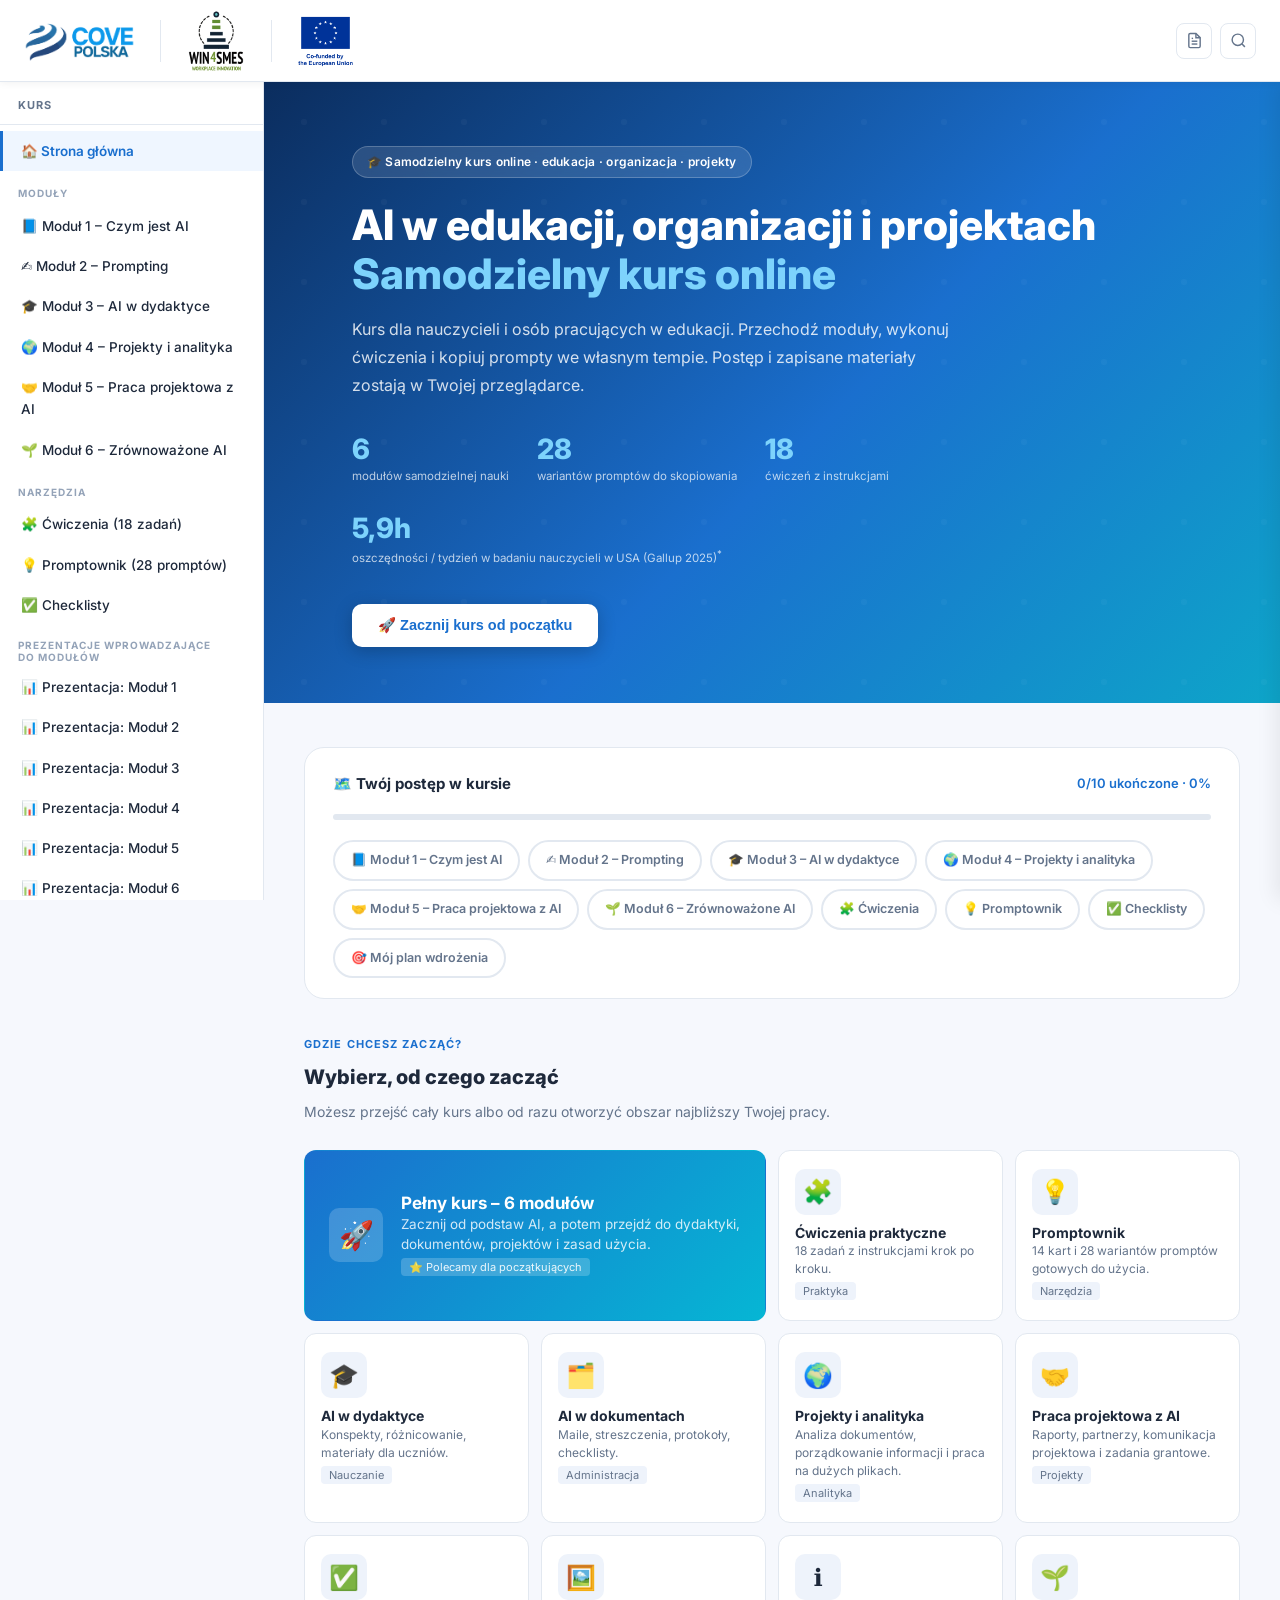
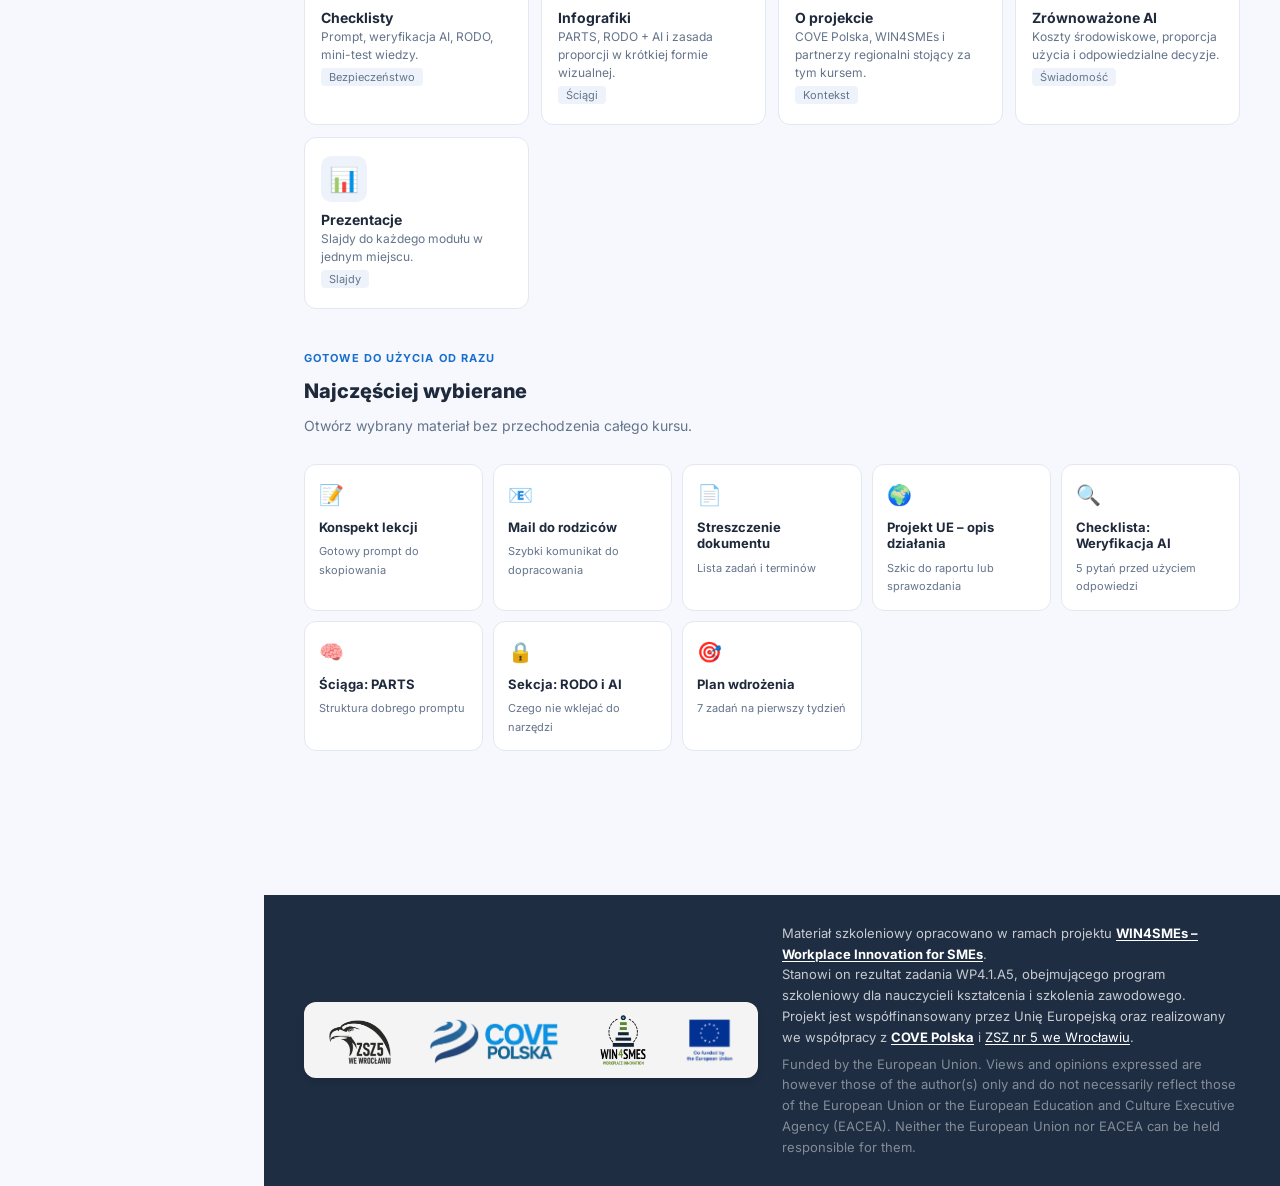
<file: index.html>
<!DOCTYPE html>
<html lang="pl">
<head>
    <meta charset="UTF-8">
    <meta name="viewport" content="width=device-width, initial-scale=1.0">
    <title>Przekierowanie - Platforma Szkoleniowa AI</title>
    <meta http-equiv="refresh" content="0; url=platforma/index.html">
    <script>
        window.location.href = "platforma/index.html";
    </script>
    <style>
        body {
            font-family: system-ui, -apple-system, BlinkMacSystemFont, "Segoe UI", Roboto, "Helvetica Neue", Arial, sans-serif;
            display: flex;
            justify-content: center;
            align-items: center;
            height: 100vh;
            margin: 0;
            background-color: #f3f4f6;
            color: #374151;
            text-align: center;
        }
        .container {
            background-color: white;
            padding: 2rem;
            border-radius: 8px;
            box-shadow: 0 4px 6px rgba(0, 0, 0, 0.1);
        }
        a {
            color: #2563eb;
            text-decoration: none;
            font-weight: bold;
        }
        a:hover {
            text-decoration: underline;
        }
    </style>
</head>
<body>
    <div class="container">
        <h2>Przekierowanie...</h2>
        <p>Jeśli strona nie załadowała się automatycznie, kliknij w poniższy link:</p>
        <p><a href="platforma/index.html">Przejdź do Platformy Szkoleniowej AI</a></p>
    </div>
</body>
</html>
</file>
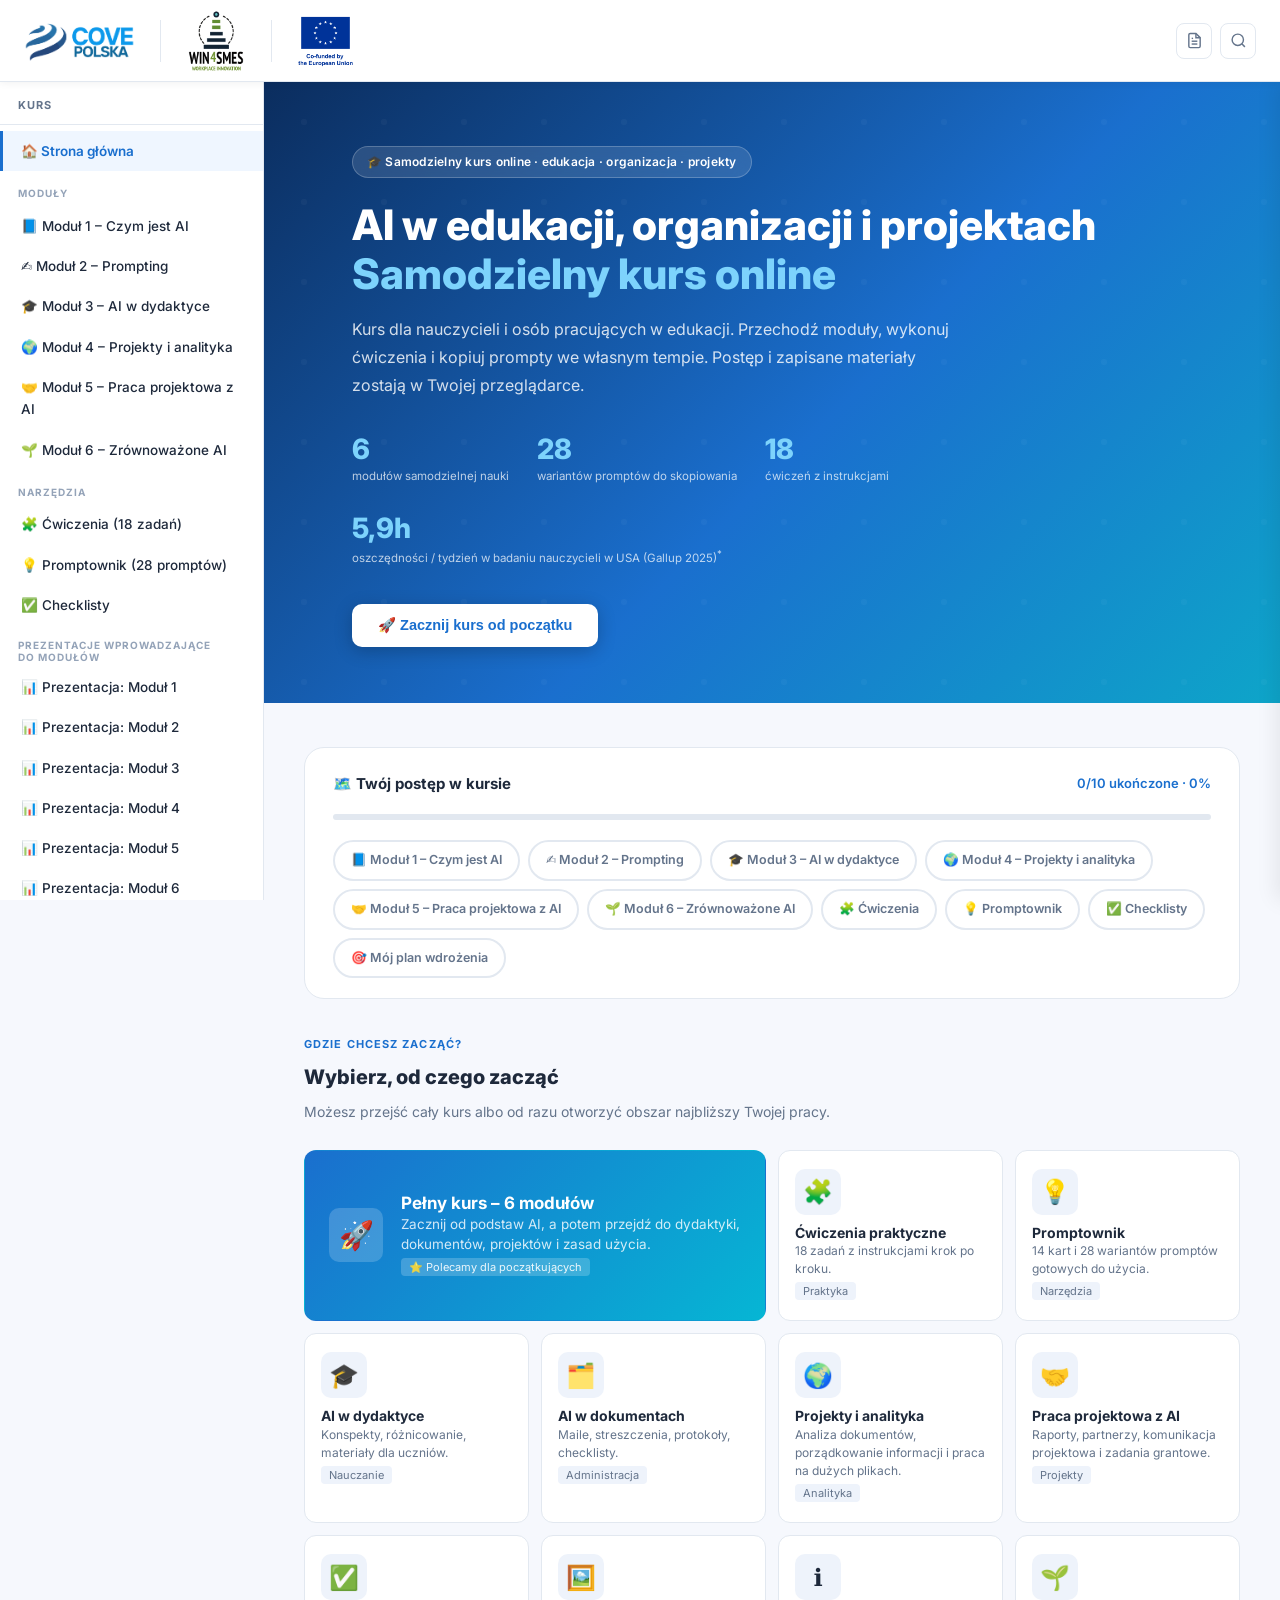
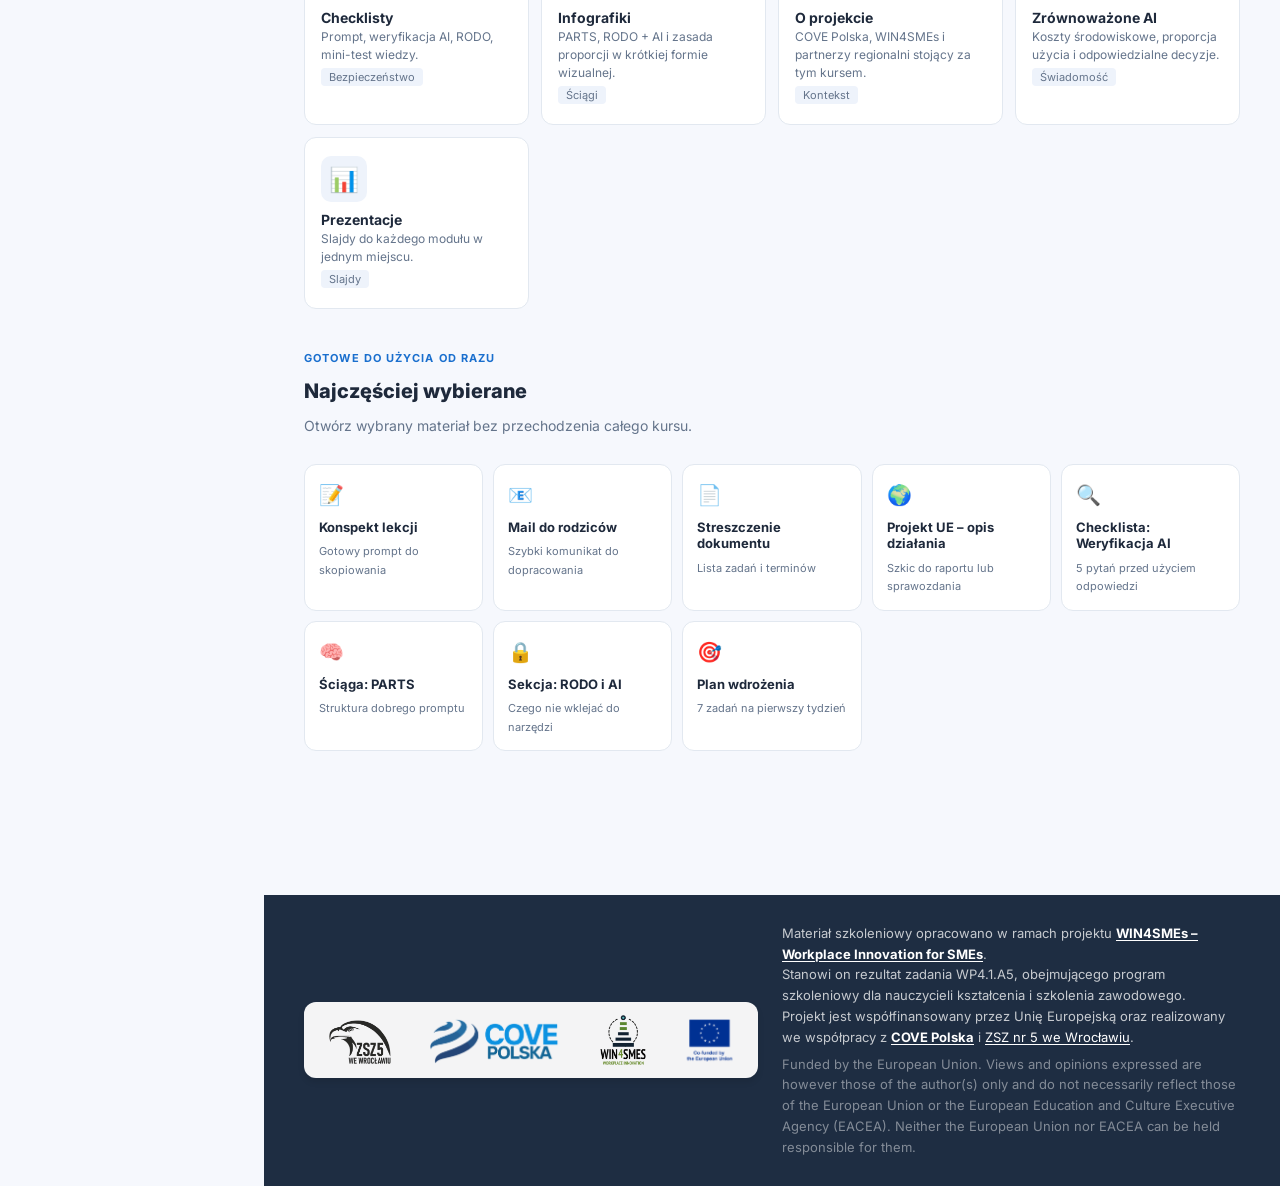
<file: platforma/index.html>
<!DOCTYPE html>
<html lang="pl">
<head>
<meta charset="UTF-8">
<meta name="viewport" content="width=device-width, initial-scale=1.0">
<title>AI w edukacji, organizacji i projektach – samodzielny kurs online | COVE / WIN4SMEs / ZSZ5</title>
<meta name="description" content="Samodzielny kurs online o praktycznym wykorzystaniu AI w dydaktyce, organizacji pracy, dokumentach i działaniach projektowych. Dla nauczycieli i innych osób pracujących w edukacji.">
<link rel="preconnect" href="https://fonts.googleapis.com">
<link rel="preconnect" href="https://fonts.gstatic.com" crossorigin>
<link href="https://fonts.googleapis.com/css2?family=Inter:wght@300;400;500;600;700;800&family=JetBrains+Mono:wght@400;500&display=swap" rel="stylesheet">
<link rel="stylesheet" href="style.css">
</head>
<body>

<!-- ════════════════ TOPBAR ════════════════ -->
<header class="topbar" role="banner">
  <div class="topbar-inner">
    <a href="#" onclick="showPage('home');return false;" class="topbar-logos" aria-label="Wróć do strony głównej">
      <img src="assets/cove-polska-logo.png" alt="COVE Polska" class="logo-cove" title="COVE Polska">
      <div class="logo-divider"></div>
      <img src="assets/Logo-2025.png" alt="WIN4SMEs" class="logo-win" title="WIN4SMEs – Workplace Innovation for SMEs">
      <div class="logo-divider"></div>
      <img src="assets/EN_co_fundedvertical_RGB_Monochrome.png" alt="Co-funded by the European Union" class="logo-eu" title="Co-funded by the European Union">
    </a>
    <div class="topbar-right">
      <button class="topbar-continue-btn" id="btnContinue" onclick="continueLearning()" aria-label="Kontynuuj naukę">
        ▶ Kontynuuj
      </button>
      <button class="topbar-icon-btn" onclick="toggleNotes()" id="notesToggleBtn" aria-label="Notatki i zapisane prompty" title="Notatki i zapisane prompty">
        <svg width="17" height="17" viewBox="0 0 24 24" fill="none" stroke="currentColor" stroke-width="2"><path d="M14 2H6a2 2 0 0 0-2 2v16a2 2 0 0 0 2 2h12a2 2 0 0 0 2-2V8z"/><polyline points="14 2 14 8 20 8"/><line x1="16" y1="13" x2="8" y2="13"/><line x1="16" y1="17" x2="8" y2="17"/><polyline points="10 9 9 9 8 9"/></svg>
      </button>
      <button class="topbar-icon-btn" onclick="toggleSearch()" aria-label="Szukaj" title="Szukaj w kursie">
        <svg width="17" height="17" viewBox="0 0 24 24" fill="none" stroke="currentColor" stroke-width="2"><circle cx="11" cy="11" r="8"/><path d="m21 21-4.35-4.35"/></svg>
      </button>
      <button class="topbar-icon-btn topbar-menu-btn" onclick="toggleMobileMenu()" aria-label="Menu nawigacji">
        <svg width="18" height="18" viewBox="0 0 24 24" fill="none" stroke="currentColor" stroke-width="2"><line x1="3" y1="6" x2="21" y2="6"/><line x1="3" y1="12" x2="21" y2="12"/><line x1="3" y1="18" x2="21" y2="18"/></svg>
      </button>
    </div>
  </div>
</header>

<!-- ════════════════ SEARCH OVERLAY ════════════════ -->
<div class="search-overlay" id="searchOverlay" onclick="closeSearch(event)" role="dialog" aria-label="Wyszukiwarka">
  <div class="search-box">
    <input type="text" id="searchInput" placeholder="Szukaj: PARTS, RODO, konspekt, mail, projekt UE…" oninput="runSearch(this.value)" autocomplete="off" aria-label="Wyszukaj w kursie">
    <div class="search-results" id="searchResults" role="listbox"></div>
  </div>
</div>

<!-- ════════════════ NOTES PANEL ════════════════ -->
<aside class="notes-panel" id="notesPanel" aria-label="Notatki i zapisane prompty">
  <div class="notes-panel-header">
    <h3>📓 Moje materiały</h3>
    <button class="notes-panel-close" onclick="toggleNotes()" aria-label="Zamknij panel">✕</button>
  </div>
  <div class="notes-tabs">
    <button class="notes-tab active" id="tabNotes" onclick="switchNotesTab('notes')">📝 Notatki</button>
    <button class="notes-tab" id="tabPrompts" onclick="switchNotesTab('prompts')">💡 Zapisane prompty</button>
  </div>
  <div class="notes-body" id="notesBody">
    <!-- rendered by JS -->
  </div>
</aside>

<!-- ════════════════ SIDEBAR NAV ════════════════ -->
<nav class="sidebar" id="sidebar" aria-label="Nawigacja kursu">
  <div class="sidebar-header">
    <span class="sidebar-title">Kurs</span>
    <button onclick="toggleMobileMenu()" class="sidebar-close" aria-label="Zamknij menu">✕</button>
  </div>
  <ul class="nav-list" role="list">
    <li role="listitem"><a href="#" onclick="showPage('home')" class="nav-link" data-page="home">🏠 Strona główna</a></li>
    <li class="nav-group-label">MODUŁY</li>
    <li role="listitem"><a href="#" onclick="showPage('module1')" class="nav-link" data-page="module1">📘 Moduł 1 – Czym jest AI</a></li>
    <li role="listitem"><a href="#" onclick="showPage('module2')" class="nav-link" data-page="module2">✍️ Moduł 2 – Prompting</a></li>
    <li role="listitem"><a href="#" onclick="showPage('module3')" class="nav-link" data-page="module3">🎓 Moduł 3 – AI w dydaktyce</a></li>
    <li role="listitem"><a href="#" onclick="showPage('module4')" class="nav-link" data-page="module4">🌍 Moduł 4 – Projekty i analityka</a></li>
    <li role="listitem"><a href="#" onclick="showPage('module5')" class="nav-link" data-page="module5">🤝 Moduł 5 – Praca projektowa z AI</a></li>
    <li role="listitem"><a href="#" onclick="showPage('module6')" class="nav-link" data-page="module6">🌱 Moduł 6 – Zrównoważone AI</a></li>
    <li class="nav-group-label">NARZĘDZIA</li>
    <li role="listitem"><a href="#" onclick="showPage('exercises')" class="nav-link" data-page="exercises">🧩 Ćwiczenia (18 zadań)</a></li>
    <li role="listitem"><a href="#" onclick="showPage('prompts')" class="nav-link" data-page="prompts">💡 Promptownik (28 promptów)</a></li>
    <li role="listitem"><a href="#" onclick="showPage('checklists')" class="nav-link" data-page="checklists">✅ Checklisty</a></li>
    <li class="nav-group-label" style="font-size:10px; line-height:1.2;">PREZENTACJE WPROWADZAJĄCE<br>DO MODUŁÓW</li>
    <li role="listitem"><a href="#" onclick="showPage('slides', 'm1')" class="nav-link" data-page="slides_m1">📊 Prezentacja: Moduł 1</a></li>
    <li role="listitem"><a href="#" onclick="showPage('slides', 'm2')" class="nav-link" data-page="slides_m2">📊 Prezentacja: Moduł 2</a></li>
    <li role="listitem"><a href="#" onclick="showPage('slides', 'm3')" class="nav-link" data-page="slides_m3">📊 Prezentacja: Moduł 3</a></li>
    <li role="listitem"><a href="#" onclick="showPage('slides', 'm4')" class="nav-link" data-page="slides_m4">📊 Prezentacja: Moduł 4</a></li>
    <li role="listitem"><a href="#" onclick="showPage('slides', 'm5')" class="nav-link" data-page="slides_m5">📊 Prezentacja: Moduł 5</a></li>
    <li role="listitem"><a href="#" onclick="showPage('slides', 'm6')" class="nav-link" data-page="slides_m6">📊 Prezentacja: Moduł 6</a></li>
    <li class="nav-group-label">MATERIAŁY</li>
    <li role="listitem"><a href="#" onclick="showPage('infographics')" class="nav-link" data-page="infographics">🖼️ Infografiki</a></li>
    <li role="listitem"><a href="#" onclick="showPage('myplan')" class="nav-link" data-page="myplan">🎯 Mój plan wdrożenia</a></li>
    <li role="listitem"><a href="#" onclick="showPage('projectinfo')" class="nav-link" data-page="projectinfo">ℹ️ O projekcie</a></li>
    <li role="listitem"><a href="#" onclick="showPage('bibliography')" class="nav-link" data-page="bibliography">📚 Źródła i literatura</a></li>
  </ul>
  <div class="sidebar-progress">
    <div class="progress-label">
      <span>Postęp kursu</span>
      <span id="sidebarProgressPct" style="font-weight:700;color:var(--clr-primary)">0%</span>
    </div>
    <div class="progress-bar-wrap"><div class="progress-bar-fill" id="sidebarProgress"></div></div>
    <div class="progress-text" id="sidebarProgressText">0 / 10 elementów ukończonych</div>
  </div>
</nav>

<!-- ════════════════ MAIN ════════════════ -->
<div class="layout-wrap">
  <main class="main-content" id="mainContent" role="main">
    <!-- renderowane przez JS -->
  </main>
</div>

<!-- ════════════════ FOOTER ════════════════ -->
<footer class="site-footer" role="contentinfo">
  <div class="footer-inner">
    <div class="footer-logo-group">
      <a href="https://zsz5.edupage.org" target="_blank" class="footer-logo-box">
        <img src="assets/orzel-bez-tla.png" alt="ZSZ nr 5 Wrocław" class="footer-logo-zsz">
      </a>
      <a href="https://covepolska.pl" target="_blank" class="footer-logo-box">
        <img src="assets/cove-polska-logo.png" alt="COVE Polska" class="footer-logo-cove">
      </a>
      <a href="https://win4smes.eu" target="_blank" class="footer-logo-box">
        <img src="assets/Logo-2025.png" alt="WIN4SMEs EU" class="footer-logo-win">
      </a>
      <a href="https://ec.europa.eu/info/funding-tenders/opportunities/portal/screen/home" target="_blank" rel="noopener noreferrer" class="footer-logo-box footer-logo-box-eu">
        <img src="assets/EN_co_fundedvertical_RGB_Monochrome.png" alt="Co-funded by the European Union" class="footer-logo-eu">
      </a>
    </div>
    <div class="footer-text">
      <p>Materiał szkoleniowy opracowano w ramach projektu <a href="https://win4smes.eu" target="_blank"><strong>WIN4SMEs – Workplace Innovation for SMEs</strong></a>.<br>
      Stanowi on rezultat zadania WP4.1.A5, obejmującego program szkoleniowy dla nauczycieli kształcenia i szkolenia zawodowego.<br>
      Projekt jest współfinansowany przez Unię Europejską oraz realizowany we współpracy z <a href="https://covepolska.pl" target="_blank"><strong>COVE Polska</strong></a> i <a href="https://zsz5.edupage.org" target="_blank">ZSZ nr 5 we Wrocławiu</a>.</p>
      <p class="footer-small">Funded by the European Union. Views and opinions expressed are however those of the author(s) only and do not necessarily reflect those of the European Union or the European Education and Culture Executive Agency (EACEA). Neither the European Union nor EACEA can be held responsible for them.</p>
    </div>
  </div>
</footer>

<script src="js/data/search-index.js"></script>
<script src="js/data/slides-data.js"></script>
<script src="app.js"></script>
<script src="js/content/home.js"></script>
<script src="js/content/modules.js"></script>
</body>
</html>
</file>
<file: platforma/style.css>
/* ═══════════════════════════════════════════════════════════
   AI W SZKOLE – PLATFORMA SELF-LEARNING
   style.css v2 – kurs dla uczestnika
   ═══════════════════════════════════════════════════════════ */

/* ─── RESET & TOKENS ─── */
*, *::before, *::after { box-sizing: border-box; margin: 0; padding: 0; }

:root {
  --clr-primary:    #1a6fce;
  --clr-primary-dk: #0f4d9a;
  --clr-accent:     #06b6d4;
  --clr-accent2:    #f59e0b;
  --clr-success:    #10b981;
  --clr-warn:       #ef4444;
  --clr-bg:         #f6f8fd;
  --clr-bg2:        #eef3fb;
  --clr-surface:    #ffffff;
  --clr-text:       #1e293b;
  --clr-text-muted: #64748b;
  --clr-border:     #e2e8f0;
  --radius-sm: 6px;
  --radius-md: 12px;
  --radius-lg: 20px;
  --shadow-sm:  0 1px 4px rgba(0,0,0,.06);
  --shadow-md:  0 4px 16px rgba(0,0,0,.09);
  --shadow-lg:  0 8px 32px rgba(0,0,0,.14);
  --topbar-h: 64px;
  --sidebar-w: 264px;
  --font: 'Inter', system-ui, sans-serif;
  --font-mono: 'JetBrains Mono', monospace;
}

@media (min-width: 601px) {
  :root {
    --topbar-h: 82px;
  }
}

html { scroll-behavior: smooth; }
body {
  font-family: var(--font);
  background: var(--clr-bg);
  color: var(--clr-text);
  line-height: 1.65;
  font-size: 15px;
  -webkit-font-smoothing: antialiased;
}

/* ═══════════════════ TOPBAR ═══════════════════ */
.topbar {
  position: fixed; top: 0; left: 0; right: 0; z-index: 200;
  background: white;
  border-bottom: 1px solid var(--clr-border);
  height: var(--topbar-h);
  box-shadow: 0 1px 8px rgba(0,0,0,.06);
  transition: transform 0.3s ease, background 0.3s ease;
}
.topbar.hidden {
  transform: translateY(-100%);
}
.topbar-inner {
  max-width: 1440px; margin: 0 auto;
  height: 100%;
  display: flex; align-items: center; justify-content: space-between;
  padding: 0 20px;
}
.topbar-logos {
  display: flex; align-items: center; gap: 20px;
  text-decoration: none;
  color: inherit;
  cursor: pointer;
}
@media (min-width: 601px) {
  .topbar-inner { padding: 0 24px; }
  .topbar-logos { gap: 24px; }
}
@media (max-width: 600px) {
  .topbar-logos { gap: 8px; min-width: 0; }
  .logo-zsz5, .logo-divider { display: none; }
  .topbar-inner { padding: 0 12px; }
  .logo-cove { height: 24px; }
  .logo-win { height: 31px; }
  .logo-eu { height: 31px; }
}
.topbar-logos img {
  mix-blend-mode: multiply; /* Wtapia grafiki płynnie w biały topbar redukując krawędzie */
  flex-shrink: 0;
}

/* Logo fixes – natywne kolory, bez filtrów degradujących */
.logo-zsz5 {
  height: 36px; width: auto;
}
.logo-cove {
  height: 36px; width: auto;
  /* COVE Polska – logo z kolorowym tekstem → bez filtru */
}
.logo-win {
  height: 46px; width: auto;
  /* WIN4SMEs EU – kolorowe logo → bez filtru */
}
.logo-eu {
  height: 46px; width: auto;
}
.logo-divider {
  width: 1px; height: 34px;
  background: var(--clr-border);
}
@media (min-width: 601px) {
  .logo-cove { height: 44px; }
  .logo-win { height: 62px; }
  .logo-eu { height: 62px; }
  .logo-divider { height: 42px; }
}

.topbar-right { display: flex; align-items: center; gap: 8px; }
@media (max-width: 600px) {
  .topbar-right { gap: 4px; }
  .topbar-icon-btn { width: 34px; height: 34px; }
  .topbar-continue-btn { padding: 8px 10px; font-size: 12px; }
}

.topbar-icon-btn {
  background: none; border: 1px solid var(--clr-border);
  border-radius: 8px; width: 36px; height: 36px;
  display: flex; align-items: center; justify-content: center;
  cursor: pointer; color: var(--clr-text-muted);
  transition: all .2s; flex-shrink: 0;
}
.topbar-icon-btn:hover { background: var(--clr-bg2); color: var(--clr-primary); border-color: var(--clr-primary); }
.topbar-icon-btn.active { background: var(--clr-primary); color: white; border-color: var(--clr-primary); }

.topbar-continue-btn {
  background: var(--clr-primary); color: white;
  border: none; border-radius: 8px;
  padding: 8px 16px; font-size: 13px; font-weight: 600;
  cursor: pointer; transition: background .2s; white-space: nowrap;
  display: none; align-items: center; gap: 6px;
}
.topbar-continue-btn:hover { background: var(--clr-primary-dk); }
.topbar-continue-btn.visible { display: flex; }

@media (min-width: 900px) { .topbar-menu-btn { display: none !important; } }

/* ═══════════════════ SEARCH OVERLAY ═══════════════════ */
.search-overlay {
  display: none;
  position: fixed; inset: 0; z-index: 500;
  background: rgba(15,25,50,.6);
  backdrop-filter: blur(4px);
  align-items: flex-start; justify-content: center;
  padding-top: 80px;
}
@media (max-width: 600px) {
  .search-overlay { padding-top: 20px; }
  .search-box { margin: 0 12px; }
}
.search-overlay.open { display: flex; }
.search-box { width: 100%; max-width: 640px; margin: 0 20px; }
.search-box input {
  width: 100%; background: white;
  border: 2px solid var(--clr-primary);
  border-radius: 14px; padding: 16px 22px; font-size: 16px;
  outline: none; font-family: var(--font);
  box-shadow: var(--shadow-lg);
}
.search-results {
  background: white; border-radius: 14px;
  margin-top: 8px; max-height: 420px; overflow-y: auto;
  box-shadow: var(--shadow-lg);
}
.search-result-item {
  padding: 12px 18px; cursor: pointer;
  border-bottom: 1px solid var(--clr-border); transition: background .15s;
}
.search-result-item:last-child { border-bottom: none; }
.search-result-item:hover { background: var(--clr-bg2); }
.sr-title { font-weight: 600; font-size: 14px; color: var(--clr-primary); }
.sr-context { font-size: 12px; color: var(--clr-text-muted); margin-top: 3px; }
.sr-tag { display: inline-block; font-size: 11px; background: var(--clr-bg2);
  border-radius: 4px; padding: 1px 6px; margin-right: 4px; color: var(--clr-text-muted); }
.search-empty { padding: 24px 18px; color: var(--clr-text-muted); font-size: 14px; }

/* ═══════════════════ SIDEBAR ═══════════════════ */
.sidebar {
  position: fixed; top: var(--topbar-h); left: 0;
  width: var(--sidebar-w); height: calc(100vh - var(--topbar-h));
  background: white; border-right: 1px solid var(--clr-border);
  overflow-y: auto; z-index: 150;
  display: flex; flex-direction: column;
  transition: transform .3s ease;
}
@media (max-width: 899px) {
  .sidebar { transform: translateX(-100%); }
  .sidebar.open { transform: translateX(0); box-shadow: var(--shadow-lg); }
}
.sidebar-header {
  display: flex; align-items: center; justify-content: space-between;
  padding: 14px 18px 10px;
  border-bottom: 1px solid var(--clr-border);
}
.sidebar-title { font-size: 11px; font-weight: 700; text-transform: uppercase;
  letter-spacing: .1em; color: var(--clr-text-muted); }
.sidebar-close { display: none; background: none; border: none; font-size: 16px;
  cursor: pointer; color: var(--clr-text-muted); }
@media (max-width: 899px) { .sidebar-close { display: block; } }

.nav-list { list-style: none; padding: 6px 0; flex: 1; }
.nav-group-label {
  font-size: 10px; font-weight: 700; text-transform: uppercase;
  letter-spacing: .1em; color: #94a3b8;
  padding: 14px 18px 4px;
}
.nav-link {
  display: flex; align-items: center; gap: 8px;
  padding: 9px 18px; text-decoration: none;
  font-size: 13.5px; font-weight: 500; color: var(--clr-text);
  border-left: 3px solid transparent; transition: all .15s;
}
.nav-link:hover { background: var(--clr-bg2); color: var(--clr-primary); }
.nav-link.active {
  background: #eff6ff; color: var(--clr-primary);
  border-left-color: var(--clr-primary); font-weight: 600;
}
.nav-link .nav-badge {
  margin-left: auto; font-size: 10px; font-weight: 700;
  background: var(--clr-success); color: white;
  border-radius: 100px; padding: 1px 7px;
}

.sidebar-progress { padding: 14px 18px; border-top: 1px solid var(--clr-border); }
.progress-label { font-size: 11px; color: var(--clr-text-muted); margin-bottom: 6px;
  display: flex; justify-content: space-between; }
.progress-bar-wrap { height: 5px; background: var(--clr-border); border-radius: 3px; overflow: hidden; }
.progress-bar-fill { height: 100%; background: linear-gradient(90deg, var(--clr-primary), var(--clr-accent));
  border-radius: 3px; transition: width .5s ease; width: 0%; }
.progress-text { font-size: 11px; color: var(--clr-text-muted); margin-top: 5px; }

/* ═══════════════════ NOTES PANEL ═══════════════════ */
.notes-panel {
  position: fixed; top: var(--topbar-h); right: 0;
  width: 340px; height: calc(100vh - var(--topbar-h));
  background: white; border-left: 1px solid var(--clr-border);
  z-index: 140; display: flex; flex-direction: column;
  transform: translateX(100%); transition: transform .3s ease;
  box-shadow: -4px 0 20px rgba(0,0,0,.08);
}
.notes-panel.open { transform: translateX(0); }
.notes-panel-header {
  padding: 16px 20px; border-bottom: 1px solid var(--clr-border);
  display: flex; align-items: center; justify-content: space-between;
}
.notes-panel-header h3 { font-size: 15px; font-weight: 700; }
.notes-panel-close { background: none; border: none; font-size: 18px;
  cursor: pointer; color: var(--clr-text-muted); }
.notes-tabs { display: flex; border-bottom: 1px solid var(--clr-border); }
.notes-tab {
  flex: 1; padding: 10px; font-size: 13px; font-weight: 600;
  background: none; border: none; cursor: pointer; color: var(--clr-text-muted);
  border-bottom: 2px solid transparent; margin-bottom: -1px; transition: all .15s;
}
.notes-tab.active { color: var(--clr-primary); border-bottom-color: var(--clr-primary); }
.notes-body { flex: 1; overflow-y: auto; padding: 16px; }
.notes-textarea {
  width: 100%; min-height: 180px; resize: vertical;
  border: 1px solid var(--clr-border); border-radius: 8px;
  padding: 12px; font-size: 13px; font-family: var(--font);
  line-height: 1.6; outline: none; transition: border-color .2s;
}
.notes-textarea:focus { border-color: var(--clr-primary); }
.notes-save-btn {
  margin-top: 10px; width: 100%;
  background: var(--clr-primary); color: white;
  border: none; border-radius: 8px; padding: 10px;
  font-size: 13px; font-weight: 600; cursor: pointer; transition: background .2s;
}
.notes-save-btn:hover { background: var(--clr-primary-dk); }
.saved-prompt-item {
  background: var(--clr-bg2); border-radius: 8px; padding: 12px;
  margin-bottom: 10px; position: relative;
}
.saved-prompt-item .sp-title { font-size: 13px; font-weight: 700; margin-bottom: 6px; }
.saved-prompt-item pre {
  font-size: 12px; font-family: var(--font-mono);
  white-space: pre-wrap; word-break: break-word; color: #334155;
  line-height: 1.5; max-height: 80px; overflow: hidden;
}
.saved-prompt-item .sp-del {
  position: absolute; top: 8px; right: 8px;
  background: none; border: none; cursor: pointer;
  color: var(--clr-text-muted); font-size: 16px;
}
.saved-prompt-item .sp-del:hover { color: var(--clr-warn); }
.saved-prompt-copy {
  margin-top: 8px; background: none; border: 1px solid var(--clr-border);
  border-radius: 6px; padding: 4px 12px; font-size: 12px; cursor: pointer;
  color: var(--clr-primary); transition: all .15s;
}
.saved-prompt-copy:hover { background: var(--clr-bg2); }
.saved-prompt-copy.copy-failed {
  color: #b45309;
  border-color: #f59e0b;
  background: #fffbeb;
}
.notes-empty { text-align: center; color: var(--clr-text-muted); padding: 32px 16px; font-size: 13px; }

/* ═══════════════════ LAYOUT ═══════════════════ */
.layout-wrap {
  margin-left: var(--sidebar-w);
  padding-top: var(--topbar-h);
  min-height: 100vh;
  transition: margin-right .3s;
}
@media (max-width: 899px) { .layout-wrap { margin-left: 0; } }
.main-content { padding: 0 0 100px; }

/* ═══════════════════ BREADCRUMB ═══════════════════ */
.breadcrumb {
  padding: 10px 36px;
  font-size: 12px; color: var(--clr-text-muted);
  display: flex; align-items: center; gap: 6px;
  background: white; border-bottom: 1px solid var(--clr-border);
}
.breadcrumb a { color: var(--clr-primary); text-decoration: none; }
.breadcrumb a:hover { text-decoration: underline; }
.bc-sep { opacity: .5; }

/* ═══════════════════ HOME PAGE ═══════════════════ */
.hero {
  background: linear-gradient(135deg, #0b2d5e 0%, #1a6fce 55%, #0ea5c9 100%);
  color: white; padding: 64px 40px 56px;
  position: relative; overflow: hidden;
}
.hero::before {
  content: '';
  position: absolute; inset: 0;
  background: url("data:image/svg+xml,%3Csvg width='80' height='80' viewBox='0 0 80 80' xmlns='http://www.w3.org/2000/svg'%3E%3Cg fill='%23ffffff' fill-opacity='0.03'%3E%3Ccircle cx='40' cy='40' r='3'/%3E%3C/g%3E%3C/svg%3E");
}
.hero-inner { position: relative; max-width: 840px; margin: 0 auto; }
.hero-badge {
  display: inline-flex; align-items: center; gap: 6px;
  background: rgba(255,255,255,.12); border: 1px solid rgba(255,255,255,.22);
  border-radius: 100px; padding: 5px 14px;
  font-size: 12px; font-weight: 600; margin-bottom: 22px;
  backdrop-filter: blur(8px); letter-spacing: .02em;
}
.hero h1 {
  font-size: clamp(24px, 3.5vw, 42px); font-weight: 800;
  line-height: 1.18; margin-bottom: 16px;
}
.hero h1 em { color: #7dd3fc; font-style: normal; }
.hero-subtitle {
  font-size: 16px; color: rgba(255,255,255,.82);
  max-width: 600px; margin-bottom: 36px; line-height: 1.75;
}
.hero-stats { display: flex; flex-wrap: wrap; gap: 28px; margin-bottom: 36px; }
.hero-stat { display: flex; flex-direction: column; }
.hero-stat .sn { font-size: 28px; font-weight: 800; color: #7dd3fc; line-height: 1; }
.hero-stat .sl { font-size: 11.5px; color: rgba(255,255,255,.72); margin-top: 4px; }
.hero-cta { display: flex; flex-wrap: wrap; gap: 12px; }
.btn-hero-primary {
  background: white; color: var(--clr-primary);
  border: none; border-radius: 10px;
  padding: 13px 26px; font-size: 14.5px; font-weight: 700;
  cursor: pointer; transition: all .2s;
  box-shadow: 0 4px 18px rgba(0,0,0,.22);
}
.btn-hero-primary:hover { transform: translateY(-2px); box-shadow: 0 6px 24px rgba(0,0,0,.28); }
.btn-hero-secondary {
  background: rgba(255,255,255,.15); color: white;
  border: 1.5px solid rgba(255,255,255,.3); border-radius: 10px;
  padding: 13px 26px; font-size: 14.5px; font-weight: 600;
  cursor: pointer; transition: all .2s; backdrop-filter: blur(6px);
}
.btn-hero-secondary:hover { background: rgba(255,255,255,.25); }

/* ─── HOME SECTIONS ─── */
.section-block { padding: 44px 40px; max-width: 1240px; margin: 0 auto; }
.section-label {
  font-size: 11px; font-weight: 700; text-transform: uppercase;
  letter-spacing: .1em; color: var(--clr-primary); margin-bottom: 8px;
}
.section-title { font-size: 20px; font-weight: 800; color: var(--clr-text); margin-bottom: 6px; }
.section-subtitle { font-size: 14px; color: var(--clr-text-muted); margin-bottom: 26px; }

/* Progress track */
.progress-track {
  background: white; border: 1px solid var(--clr-border);
  border-radius: var(--radius-lg); padding: 24px 28px 20px;
  margin-bottom: 36px;
}
.progress-track-title { font-size: 15px; font-weight: 700; margin-bottom: 18px;
  display: flex; align-items: center; justify-content: space-between; }
.pt-pct { font-size: 13px; color: var(--clr-primary); font-weight: 600; }
.track-bar-wrap { height: 6px; background: var(--clr-border); border-radius: 3px; margin-bottom: 20px; }
.track-bar-fill { height: 100%; background: linear-gradient(90deg, var(--clr-primary), var(--clr-accent));
  border-radius: 3px; transition: width .6s ease; }
.modules-row { display: flex; flex-wrap: wrap; gap: 8px; }
.module-pill {
  padding: 8px 16px; border-radius: 100px;
  font-size: 12.5px; font-weight: 600; cursor: pointer;
  border: 2px solid var(--clr-border); background: white; color: var(--clr-text-muted);
  transition: all .2s; display: flex; align-items: center; gap: 6px;
}
.module-pill.done { border-color: var(--clr-success); background: #ecfdf5; color: var(--clr-success); }
.module-pill:hover { border-color: var(--clr-primary); color: var(--clr-primary); }

/* Entry grid */
.entry-grid {
  display: grid;
  grid-template-columns: repeat(auto-fill, minmax(196px, 1fr));
  gap: 12px;
}
.entry-card {
  background: white; border: 1px solid var(--clr-border);
  border-radius: var(--radius-md); padding: 18px 16px;
  cursor: pointer; transition: all .2s;
  display: flex; flex-direction: column; gap: 9px;
}
.entry-card:hover { border-color: var(--clr-primary); box-shadow: var(--shadow-md); transform: translateY(-2px); }
.entry-card.featured {
  background: linear-gradient(135deg, var(--clr-primary), var(--clr-accent));
  border-color: transparent; grid-column: span 2;
  flex-direction: row; align-items: center; gap: 18px; padding: 22px 24px;
}
.entry-card .ec-icon {
  font-size: 24px; width: 46px; height: 46px;
  background: var(--clr-bg2); border-radius: 10px;
  display: flex; align-items: center; justify-content: center; flex-shrink: 0;
}
.entry-card.featured .ec-icon { background: rgba(255,255,255,.18); font-size: 28px; width: 54px; height: 54px; }
.entry-card .ec-text { flex: 1; }
.entry-card .ec-title { font-size: 14px; font-weight: 700; color: var(--clr-text); line-height: 1.3; }
.entry-card.featured .ec-title { color: white; font-size: 17px; }
.entry-card .ec-desc { font-size: 12px; color: var(--clr-text-muted); line-height: 1.5; }
.entry-card.featured .ec-desc { color: rgba(255,255,255,.82); font-size: 13.5px; }
.entry-card .ec-tag { font-size: 11px; background: var(--clr-bg2); color: var(--clr-text-muted);
  border-radius: 4px; padding: 2px 8px; align-self: flex-start; }
.entry-card.featured .ec-tag { background: rgba(255,255,255,.2); color: rgba(255,255,255,.9); }

/* Quick grid */
.quick-grid { display: grid; grid-template-columns: repeat(auto-fill, minmax(170px, 1fr)); gap: 10px; }
.quick-card {
  background: white; border: 1px solid var(--clr-border);
  border-radius: var(--radius-md); padding: 14px;
  cursor: pointer; transition: all .18s;
  display: flex; flex-direction: column; gap: 7px;
}
.quick-card:hover { border-color: var(--clr-accent); box-shadow: var(--shadow-sm); transform: translateY(-1px); }
.quick-card .qc-icon { font-size: 20px; }
.quick-card .qc-title { font-size: 13px; font-weight: 700; line-height: 1.3; }
.quick-card .qc-sub { font-size: 11px; color: var(--clr-text-muted); }

/* Continue banner */
.continue-banner {
  background: linear-gradient(90deg, #1a6fce, #06b6d4);
  color: white; padding: 18px 40px;
  display: flex; align-items: center; justify-content: space-between; gap: 16px; flex-wrap: wrap;
}
.cb-text { font-size: 15px; font-weight: 700; }
.cb-sub { font-size: 12.5px; opacity: .85; margin-top: 2px; }
.continue-banner button {
  background: white; color: var(--clr-primary);
  border: none; border-radius: 8px; padding: 10px 22px;
  font-size: 14px; font-weight: 700; cursor: pointer; white-space: nowrap;
  transition: transform .2s;
}
.continue-banner button:hover { transform: translateY(-1px); }

/* ═══════════════════ MODULE / LESSON PAGE ═══════════════════ */
.lesson-header {
  background: white; border-bottom: 1px solid var(--clr-border);
  padding: 32px 40px 26px;
}
.lesson-number {
  font-size: 11px; font-weight: 700; text-transform: uppercase;
  letter-spacing: .12em; color: var(--clr-primary); margin-bottom: 8px;
}
.lesson-header h2 { font-size: 26px; font-weight: 800; margin-bottom: 10px; line-height: 1.25; }
.lesson-meta { display: flex; flex-wrap: wrap; gap: 10px; margin-bottom: 14px; }
.meta-badge {
  display: inline-flex; align-items: center; gap: 5px;
  background: var(--clr-bg2); border-radius: 100px;
  padding: 4px 12px; font-size: 12px; color: var(--clr-text-muted);
}
.lesson-intro { font-size: 15px; color: var(--clr-text-muted); max-width: 680px; line-height: 1.7; }

.lesson-body { max-width: 860px; margin: 0 auto; padding: 36px 40px 60px; }

/* Learning objectives */
.learning-goals {
  background: linear-gradient(135deg, #eff6ff, #f0f9ff);
  border: 1px solid #bfdbfe; border-radius: var(--radius-md);
  padding: 22px 24px; margin-bottom: 28px;
}
.learning-goals h3 {
  font-size: 13px; font-weight: 700; text-transform: uppercase;
  letter-spacing: .08em; color: var(--clr-primary); margin-bottom: 12px;
}
.lg-list { list-style: none; display: flex; flex-direction: column; gap: 8px; }
.lg-list li {
  font-size: 14px; display: flex; align-items: flex-start; gap: 10px; line-height: 1.5;
}
.lg-list li::before { content: '✓'; color: var(--clr-success); font-weight: 700; flex-shrink: 0; margin-top: 1px; }

/* Lesson sections */
.lesson-section { margin-bottom: 32px; }
.lesson-section h3 {
  font-size: 18px; font-weight: 700; margin-bottom: 14px;
  display: flex; align-items: center; gap: 10px;
}
.lesson-section h3 .ls-icon {
  width: 34px; height: 34px; border-radius: 8px;
  background: var(--clr-bg2); display: flex; align-items: center; justify-content: center;
  font-size: 18px; flex-shrink: 0;
}
.lesson-section p { font-size: 14.5px; line-height: 1.75; margin-bottom: 12px; color: var(--clr-text); }

/* Try it now */
.try-it {
  background: #f8faff; border: 2px dashed var(--clr-primary);
  border-radius: var(--radius-md); padding: 22px 24px; margin: 22px 0;
}
.try-it .try-label {
  font-size: 11px; font-weight: 800; text-transform: uppercase;
  letter-spacing: .1em; color: var(--clr-primary); margin-bottom: 8px;
}
.try-it p { font-size: 14px; margin-bottom: 8px; }

/* Key insight */
.key-insight {
  background: #fff7ed; border-left: 4px solid var(--clr-accent2);
  border-radius: var(--radius-sm); padding: 14px 18px; margin: 18px 0; font-size: 14px;
}
.key-insight strong { color: #92400e; }

/* Alert / danger */
.alert-box {
  background: #fef2f2; border-left: 4px solid var(--clr-warn);
  border-radius: var(--radius-sm); padding: 14px 18px; margin: 18px 0; font-size: 14px;
}
.alert-box strong { color: #991b1b; }

/* Success / tip */
.tip-box {
  background: #ecfdf5; border-left: 4px solid var(--clr-success);
  border-radius: var(--radius-sm); padding: 14px 18px; margin: 18px 0; font-size: 14px;
}
.tip-box strong { color: #065f46; }

/* Downloadable exercise materials */
.materials-box {
  background: #f8fafc;
  border: 1px solid var(--clr-border);
  border-left: 4px solid var(--clr-primary);
  border-radius: var(--radius-md);
  padding: 14px 16px;
  margin: 16px 0;
}
.materials-box-title {
  font-size: 12px;
  font-weight: 800;
  text-transform: uppercase;
  letter-spacing: .07em;
  color: var(--clr-primary);
  margin-bottom: 10px;
}
.materials-links {
  display: flex;
  flex-wrap: wrap;
  gap: 8px;
}
.material-download-link {
  display: inline-flex;
  align-items: center;
  gap: 6px;
  padding: 8px 11px;
  border-radius: 7px;
  border: 1px solid #bfdbfe;
  background: #eff6ff;
  color: var(--clr-primary);
  font-size: 13px;
  font-weight: 700;
  text-decoration: none;
  line-height: 1.3;
}
.material-download-link::before {
  content: '↓';
  font-size: 12px;
  color: #2563eb;
  background: #dbeafe;
  border-radius: 999px;
  width: 18px;
  height: 18px;
  display: inline-flex;
  align-items: center;
  justify-content: center;
  flex-shrink: 0;
}
.material-download-link:hover {
  background: #dbeafe;
  border-color: var(--clr-primary);
  text-decoration: none;
}
.materials-note {
  margin-top: 10px;
  color: var(--clr-text-muted);
  font-size: 12.5px;
  line-height: 1.5;
}

/* Info grid */
.info-grid {
  display: grid; grid-template-columns: 1fr 1fr; gap: 14px; margin: 18px 0;
}
@media (max-width: 680px) { .info-grid { grid-template-columns: 1fr; } }
.info-card {
  background: var(--clr-bg2); border-radius: var(--radius-md); padding: 18px 20px;
}
.info-card h4 {
  font-size: 12px; font-weight: 700; margin-bottom: 10px;
  text-transform: uppercase; letter-spacing: .06em; color: var(--clr-primary);
}
.info-card ul { list-style: none; }
.info-card ul li {
  padding: 5px 0 5px 20px; font-size: 13.5px; position: relative; line-height: 1.5;
}
.info-card ul li::before { content: '→'; position: absolute; left: 0; color: var(--clr-primary); font-size: 12px; top: 7px; }

/* Stats row */
.stats-row {
  display: flex; flex-wrap: wrap; gap: 20px; margin: 20px 0;
  background: linear-gradient(135deg, #eff6ff, #f0f9ff);
  border: 1px solid #bfdbfe; border-radius: var(--radius-md); padding: 22px 24px;
}
.stat-item { display: flex; flex-direction: column; }
.stat-num { font-size: 30px; font-weight: 800; color: var(--clr-primary); line-height: 1; }
.stat-label { font-size: 12px; color: var(--clr-text-muted); margin-top: 4px; max-width: 150px; }

/* PARTS table */
.parts-table {
  width: 100%; border-collapse: collapse; margin: 20px 0;
  border-radius: var(--radius-md); overflow: hidden;
  box-shadow: var(--shadow-sm);
}
.parts-table th {
  background: var(--clr-primary); color: white;
  padding: 12px 16px; font-size: 12.5px; font-weight: 700; text-align: left;
}
.parts-table td {
  padding: 12px 16px; font-size: 14px;
  border-bottom: 1px solid var(--clr-border); background: white;
}
.parts-table tr:last-child td { border-bottom: none; }
.parts-table tr:hover td { background: var(--clr-bg2); }
.parts-letter { font-size: 22px; font-weight: 800; color: var(--clr-primary); display: inline-block; width: 30px; }

/* Generic data table */
.data-table { width: 100%; border-collapse: collapse; font-size: 13.5px; margin: 16px 0; }
.data-table th { background: var(--clr-bg2); padding: 10px 14px; font-size: 11.5px;
  font-weight: 700; text-align: left; color: var(--clr-text-muted); text-transform: uppercase; }
.data-table td { padding: 10px 14px; border-bottom: 1px solid var(--clr-border); }
.data-table tr:last-child td { border-bottom: none; }
.data-table tr:hover td { background: var(--clr-bg); }

/* Prompt box */
.prompt-box {
  background: #0f172a; border-radius: var(--radius-md);
  padding: 18px 20px; margin: 14px 0; position: relative;
}

/* Kiedy prompt-box zawiera przyciski, tworzymy bezpieczny układ (Flexbox) dla nagłówka, tak by tekst nie wjeżdżał pod przyciski. */
.prompt-box:has(button) {
  display: flex;
  flex-wrap: wrap;
  justify-content: flex-end;
  gap: 8px;
  padding: 14px 14px 18px 14px;
}

.prompt-box pre {
  color: #93c5fd; font-family: var(--font-mono);
  font-size: 13px; white-space: pre-wrap; word-break: break-word; line-height: 1.7;
}

.prompt-box:has(button) pre {
  width: 100%;
  margin-top: 6px;
}

.prompt-copy-btn, .prompt-save-btn {
  background: rgba(255,255,255,.1); border: 1px solid rgba(255,255,255,.2);
  border-radius: 6px; padding: 4px 11px; font-size: 11px;
  cursor: pointer; font-family: var(--font-mono); transition: all .2s;
  /* Usuwamy position: absolute; układem zarządza flexbox rodzica */
}
.prompt-copy-btn {
  color: #93c5fd;
  order: 2; /* Zawsze z prawej strony */
}
.prompt-copy-btn:hover { background: rgba(255,255,255,.18); }
.prompt-copy-btn.copied { color: #6ee7b7; border-color: #6ee7b7; }
.prompt-copy-btn.copy-failed { color: #fdba74; border-color: #fdba74; }

.prompt-save-btn {
  color: #fbbf24;
  background: rgba(255,255,255,.08); border: 1px solid rgba(255,255,255,.15);
  order: 1; /* Zawsze z lewej strony obok copy */
}
.prompt-save-btn:hover { background: rgba(255,255,255,.15); }
.prompt-save-btn.saved { color: #6ee7b7; border-color: #6ee7b7; }

/* Numbered rules list */
.rules-list { list-style: none; counter-reset: rules; margin: 16px 0; }
.rules-list li {
  counter-increment: rules;
  display: flex; gap: 14px; align-items: flex-start;
  padding: 13px 0; border-bottom: 1px solid var(--clr-border); font-size: 14px;
}
.rules-list li:last-child { border-bottom: none; }
.rules-list li::before {
  content: counter(rules);
  min-width: 28px; height: 28px;
  background: var(--clr-primary); color: white;
  border-radius: 50%; display: flex; align-items: center; justify-content: center;
  font-size: 12px; font-weight: 700; flex-shrink: 0;
}

/* Comparison: before/after */
.compare-grid { display: grid; grid-template-columns: 1fr 1fr; gap: 14px; margin: 18px 0; }
@media (max-width: 620px) { .compare-grid { grid-template-columns: 1fr; } }
.compare-label {
  font-size: 11px; font-weight: 700; text-transform: uppercase;
  letter-spacing: .06em; margin-bottom: 6px;
}
.compare-label.bad { color: var(--clr-warn); }
.compare-label.good { color: var(--clr-success); }
.compare-note { font-size: 12px; color: var(--clr-text-muted); margin-top: 6px; }

/* Reflection box */
.reflection-box {
  background: #f5f3ff; border: 1px solid #ddd6fe;
  border-radius: var(--radius-md); padding: 20px 22px; margin: 20px 0;
}
.reflection-box .rb-label {
  font-size: 11px; font-weight: 700; text-transform: uppercase;
  letter-spacing: .08em; color: #7c3aed; margin-bottom: 10px;
}
.reflection-box p { font-size: 14px; line-height: 1.7; color: var(--clr-text); }
.reflection-box ul { list-style: none; margin-top: 10px; }
.reflection-box ul li { font-size: 14px; padding: 5px 0 5px 22px; position: relative; }
.reflection-box ul li::before { content: '💭'; position: absolute; left: 0; font-size: 13px; }

/* Scenario case study */
.scenario-card {
  border: 1px solid var(--clr-border); border-radius: var(--radius-md);
  margin-bottom: 12px; overflow: hidden;
}
.scenario-hdr {
  padding: 14px 18px; cursor: pointer; background: var(--clr-bg2);
  display: flex; align-items: center; justify-content: space-between;
  transition: background .15s;
}
.scenario-hdr:hover { background: var(--clr-bg); }
.scenario-hdr h4 { font-size: 14px; font-weight: 700; display: flex; align-items: center; gap: 8px; }
.scenario-arrow { font-size: 16px; color: var(--clr-text-muted); transition: transform .2s; }
.scenario-card.open .scenario-arrow { transform: rotate(180deg); }
.scenario-body { padding: 0 18px; max-height: 0; overflow: hidden; transition: max-height .4s, padding .3s; }
.scenario-card.open .scenario-body { max-height: 600px; padding: 14px 18px 18px; }
.scenario-body p { font-size: 14px; line-height: 1.7; margin-bottom: 10px; }

/* Nav buttons at bottom */
.lesson-nav {
  display: flex; flex-wrap: wrap; gap: 12px; margin-top: 40px;
  padding-top: 28px; border-top: 1px solid var(--clr-border);
  align-items: center; justify-content: space-between;
}
.btn-primary {
  background: var(--clr-primary); color: white;
  border: none; border-radius: 10px; padding: 12px 24px;
  font-size: 14px; font-weight: 700; cursor: pointer; transition: all .2s;
  display: inline-flex; align-items: center; gap: 8px;
}
.btn-primary:hover { background: var(--clr-primary-dk); transform: translateY(-1px); }
.btn-secondary {
  background: white; color: var(--clr-primary);
  border: 2px solid var(--clr-primary); border-radius: 10px; padding: 10px 22px;
  font-size: 14px; font-weight: 600; cursor: pointer; transition: all .2s;
}
.btn-secondary:hover { background: #eff6ff; }
.btn-done {
  background: var(--clr-success); color: white;
  border: none; border-radius: 10px; padding: 12px 24px;
  font-size: 14px; font-weight: 700; cursor: pointer; transition: all .2s;
  display: inline-flex; align-items: center; gap: 8px;
}
.btn-done:hover { opacity: .88; }
.btn-done.completed { background: #6b7280; }

/* ═══════════════════ EXERCISES PAGE ═══════════════════ */
.page-header {
  padding: 32px 40px 22px; border-bottom: 1px solid var(--clr-border); background: white;
}
.page-header h2 { font-size: 24px; font-weight: 800; margin-bottom: 6px; }
.page-header p { font-size: 14px; color: var(--clr-text-muted); max-width: 640px; }

.filter-bar {
  display: flex; flex-wrap: wrap; gap: 8px;
  padding: 14px 40px; background: white; border-bottom: 1px solid var(--clr-border);
}
.filter-btn {
  padding: 6px 13px; border-radius: 100px; font-size: 12px; font-weight: 600;
  border: 1.5px solid var(--clr-border); background: white; cursor: pointer;
  color: var(--clr-text-muted); transition: all .15s;
}
.filter-btn.active { background: var(--clr-primary); color: white; border-color: var(--clr-primary); }
.filter-btn:hover:not(.active) { border-color: var(--clr-primary); color: var(--clr-primary); }

.exercises-container { max-width: 880px; margin: 0 auto; padding: 28px 40px; }
.exercise-card {
  background: white; border: 1px solid var(--clr-border);
  border-radius: var(--radius-md); margin-bottom: 20px;
  overflow: hidden; transition: box-shadow .2s;
}
.exercise-card:hover { box-shadow: var(--shadow-md); }
.exercise-hdr { padding: 20px 24px 0; }
.exercise-badge-row { display: flex; flex-wrap: wrap; gap: 8px; margin: 10px 24px 0; }
.ebadge {
  font-size: 11px; font-weight: 600; border-radius: 4px; padding: 2px 9px; border: 1px solid;
}
.ebadge-core { background: #eff6ff; color: #1e40af; border-color: #bfdbfe; }
.ebadge-basic { background: #f0fdf4; color: #166534; border-color: #bbf7d0; }
.ebadge-med { background: #fffbeb; color: #92400e; border-color: #fcd34d; }
.ebadge-time { background: var(--clr-bg2); color: var(--clr-text-muted); border-color: var(--clr-border); }
.ex-num { font-size: 11px; font-weight: 800; text-transform: uppercase; letter-spacing: .1em; color: var(--clr-primary); }
.ex-title { font-size: 18px; font-weight: 700; margin: 4px 0 14px; }
.exercise-body { padding: 0 24px 24px; }
.exercise-body p { font-size: 14px; line-height: 1.7; margin-bottom: 10px; }
.exercise-body ol { padding-left: 20px; margin: 10px 0; }
.exercise-body ol li { font-size: 14px; padding: 5px 0; line-height: 1.6; }
.exercise-body ul { list-style: none; margin: 10px 0; }
.exercise-body ul li { font-size: 14px; padding: 4px 0 4px 18px; position: relative; }
.exercise-body ul li::before { content: '→'; position: absolute; left: 0; color: var(--clr-primary); font-size: 12px; top: 6px; }

/* ═══════════════════ PROMPTS PAGE ═══════════════════ */
.prompt-library { max-width: 980px; margin: 0 auto; padding: 28px 40px; }
.cat-tabs { display: flex; flex-wrap: wrap; gap: 8px; margin-bottom: 24px; }
.cat-btn {
  padding: 7px 15px; border-radius: 100px; font-size: 12.5px; font-weight: 600;
  border: 2px solid var(--clr-border); background: white; color: var(--clr-text-muted);
  cursor: pointer; transition: all .2s;
}
.cat-btn.active { border-color: var(--clr-primary); background: #eff6ff; color: var(--clr-primary); }
.cat-btn:hover { border-color: var(--clr-primary); color: var(--clr-primary); }

.prompt-card {
  background: white; border: 1px solid var(--clr-border);
  border-radius: var(--radius-md); margin-bottom: 14px;
  overflow: hidden; transition: box-shadow .2s;
}
.prompt-card:hover { box-shadow: var(--shadow-md); }
.prompt-card-hdr {
  padding: 15px 20px; cursor: pointer;
  display: flex; align-items: center; justify-content: space-between;
}
.prompt-card-hdr h4 { font-size: 14.5px; font-weight: 700; }
.prompt-cat-label { font-size: 11px; font-weight: 700; color: var(--clr-primary);
  text-transform: uppercase; margin-bottom: 2px; }
.prompt-card-body { padding: 0 20px; max-height: 0; overflow: hidden; transition: max-height .4s, padding .3s; }
.prompt-card.open .prompt-card-body { max-height: 1200px; padding: 0 20px 20px; }
.prompt-card.open .pc-arrow { transform: rotate(180deg); }
.prompt-when { font-size: 13px; color: var(--clr-text-muted); margin: 8px 0 4px; }
.prompt-warning {
  font-size: 13px; color: #92400e; background: #fffbeb;
  border-radius: var(--radius-sm); padding: 10px 14px; margin: 8px 0;
  display: flex; gap: 8px; align-items: flex-start;
}
.prompt-version-label {
  font-size: 11px; font-weight: 700; text-transform: uppercase;
  letter-spacing: .06em; margin: 14px 0 5px;
}
.pvl-basic { color: var(--clr-text-muted); }
.pvl-advanced { color: var(--clr-primary); }

/* ═══════════════════ CHECKLISTS ═══════════════════ */
.checklist-page { max-width: 780px; margin: 0 auto; padding: 28px 40px; }
.checklist-block {
  background: white; border: 1px solid var(--clr-border);
  border-radius: var(--radius-md); padding: 26px; margin-bottom: 22px;
}
.checklist-block h3 { font-size: 17px; font-weight: 700; margin-bottom: 8px; }
.checklist-block .clb-desc { font-size: 13.5px; color: var(--clr-text-muted); margin-bottom: 18px; }
.check-item {
  display: flex; align-items: flex-start; gap: 14px;
  padding: 10px 0; border-bottom: 1px solid var(--clr-border); cursor: pointer;
}
.check-item:last-of-type { border-bottom: none; }
.check-item input[type="checkbox"] {
  width: 18px; height: 18px; min-width: 18px;
  accent-color: var(--clr-primary); cursor: pointer; margin-top: 2px;
}
.check-item label { font-size: 14px; line-height: 1.55; cursor: pointer; flex: 1; }
.check-item.checked label { text-decoration: line-through; color: var(--clr-text-muted); }
.checklist-reset {
  background: none; border: 1px solid var(--clr-border);
  border-radius: 6px; padding: 8px 16px; font-size: 13px; cursor: pointer;
  color: var(--clr-text-muted); margin-top: 16px; transition: all .2s;
}
.checklist-reset:hover { border-color: var(--clr-warn); color: var(--clr-warn); }

/* ═══════════════════ SLIDE DECK VIEWER ═══════════════════ */
.slide-viewer-wrap { max-width: 960px; margin: 0 auto; padding: 28px 40px; }
.slide-deck {
  background: white; border: 1px solid var(--clr-border);
  border-radius: var(--radius-lg); overflow: hidden;
  box-shadow: var(--shadow-md);
}
.slide-deck:fullscreen {
  width: 100vw; height: 100vh; margin: 0; border: none; border-radius: 0;
  display: flex; flex-direction: column; background: white;
  font-size: 1.5vw;
}
.slide-deck:fullscreen .slide-area {
  flex: 1; align-items: center; justify-content: center;
}
.slide-toolbar {
  background: #1e293b; padding: 12px 20px;
  display: flex; align-items: center; justify-content: space-between;
}
.slide-title-bar { color: rgba(255,255,255,.8); font-size: 13px; font-weight: 600; }
.slide-counter { color: rgba(255,255,255,.5); font-size: 13px; }
.slide-nav-btns { display: flex; gap: 8px; }
.slide-nav-btn {
  background: rgba(255,255,255,.1); border: 1px solid rgba(255,255,255,.2);
  border-radius: 6px; width: 32px; height: 32px;
  display: flex; align-items: center; justify-content: center;
  cursor: pointer; color: white; font-size: 16px; transition: all .2s;
}
.slide-nav-btn:hover { background: rgba(255,255,255,.2); }
.slide-nav-btn:disabled { opacity: .3; cursor: default; }

.slide-area {
  min-height: 420px; display: flex; align-items: stretch;
  position: relative; overflow: hidden;
}
.slide {
  position: absolute; inset: 0; display: none; flex-direction: column;
  padding: 2.5em 3em; transition: opacity .3s; font-size: 16px;
}
.slide-deck:fullscreen .slide { font-size: 1.5vw; padding: 4em 5em; }
.slide-logos-overlay {
  position: absolute; top: 2em; right: 2.5em; 
  display: flex; gap: 15px; align-items: center; justify-content: flex-end;
  opacity: 0.8; z-index: 10; pointer-events: none;
}
.slide-logo {
  max-height: 28px; width: auto; object-fit: contain; mix-blend-mode: multiply;
}
.slide-deck:fullscreen .slide-logo { max-height: 2.2em; width: auto; }
.slide-logo-optional { display: block; }
.is-hidden-by-fit { display: none !important; }

.slide.active { display: flex; }

/* Slide types */
.slide-intro { background: linear-gradient(135deg, #f8fafc 0%, #e2e8f0 100%); color: var(--clr-text); }
.slide-concept { background: white; }
.slide-example { background: #fffbf5; }
.slide-practice { background: #f0fdf4; }
.slide-warning  { background: #fff7ed; }
.slide-summary  { background: linear-gradient(135deg, #f8faff, #eff6ff); }

.slide-tag {
  font-size: 0.65em; font-weight: 800; text-transform: uppercase;
  letter-spacing: .1em; margin-bottom: 1.2em; display: inline-flex;
  align-items: center; gap: 6px;
}
.slide-intro .slide-tag { color: var(--clr-primary); }
.slide-concept .slide-tag { color: var(--clr-primary); }
.slide-example .slide-tag { color: #b45309; }
.slide-practice .slide-tag { color: #166534; }
.slide-warning .slide-tag { color: #c2410c; }
.slide-summary .slide-tag { color: var(--clr-primary); }

.slide h2 {
  font-size: 2em; font-weight: 800; line-height: 1.2; margin-bottom: 0.5em; color: var(--clr-heading);
}
.slide p { font-size: 0.95em; line-height: 1.7; margin-bottom: 0.8em; }
.slide ul { list-style: none; margin: 0.8em 0; }
.slide ul li { font-size: 0.9em; line-height: 1.6; padding: 0.4em 0 0.4em 1.5em; position: relative; }
.slide ul li::before { content: '▸'; position: absolute; left: 0; color: var(--clr-primary); }
.slide-practice ul li::before { color: var(--clr-success); }
.slide-warning ul li::before { color: var(--clr-accent2); }

.slide-icon { font-size: 3em; margin-bottom: 1em; }
.slide-stat-row { display: flex; flex-wrap: wrap; gap: 1.5em; margin: 1em 0; }
.slide-stat .ss-num { font-size: 2.25em; font-weight: 800; color: var(--clr-primary); }
.slide-stat .ss-label { font-size: 0.8em; color: var(--clr-text-muted); }
.slide-highlight {
  background: var(--clr-bg); border-left: 4px solid var(--clr-primary); border-radius: 6px;
  padding: 1em 1.2em; margin-top: 1em; font-size: 0.95em; color: var(--clr-text); font-weight: 500;
  box-shadow: var(--shadow-sm);
}
.slide .prompt-in-slide {
  background: #0f172a; border-radius: 10px; padding: 1em 1.25em; margin: 1em 0;
  font-family: var(--font-mono); font-size: 0.85em; color: #93c5fd;
  white-space: pre-wrap; word-break: break-word; line-height: 1.65;
}
.slide-two-col { display: grid; grid-template-columns: 1fr 1fr; gap: 20px; }
@media (max-width: 620px) { .slide-two-col { grid-template-columns: 1fr; } }
.slide-col-card {
  border-radius: 10px; padding: 1em 1.1em;
}
.sc-green { background: #ecfdf5; }
.sc-red { background: #fef2f2; }
.slide-col-card h4 { font-size: 0.85em; font-weight: 700; margin-bottom: 0.6em; }
.sc-green h4 { color: #166534; }
.sc-red h4 { color: #991b1b; }
.slide-col-card ul li::before { color: #166534; }
.sc-red ul li::before { color: var(--clr-warn); }

.slide-progress-dots {
  display: flex; justify-content: center; gap: 6px; padding: 14px 0 16px;
  border-top: 1px solid var(--clr-border); background: #f8faff;
}
.sdot {
  width: 8px; height: 8px; border-radius: 50%;
  background: var(--clr-border); cursor: pointer; transition: all .2s;
}
.sdot.active { background: var(--clr-primary); transform: scale(1.3); }
.sdot:hover { background: var(--clr-primary); }

.slide-keyboard-hint {
  text-align: center; font-size: 11px; color: var(--clr-text-muted); padding: 8px;
}
.slide-set-nav { display: flex; flex-wrap: wrap; gap: 10px; margin-top: 20px; }
.slide-set-btn {
  padding: 9px 18px; border-radius: 8px; font-size: 13px; font-weight: 600;
  border: 2px solid var(--clr-border); background: white; cursor: pointer; color: var(--clr-text-muted);
  transition: all .2s;
}
.slide-set-btn.active { border-color: var(--clr-primary); background: #eff6ff; color: var(--clr-primary); }
.slide-set-btn:hover { border-color: var(--clr-primary); color: var(--clr-primary); }

/* ═══════════════════ INFOGRAPHICS ═══════════════════ */
.infographic-page { max-width: 1680px; margin: 0 auto; padding: 28px 32px; display: flex; flex-direction: column; gap: 24px; }
.infographic-overview-grid {
  display: grid; grid-template-columns: repeat(3, minmax(0, 1fr)); gap: 16px;
}
.infographic-overview-card {
  display: block; text-decoration: none; color: inherit;
  background: white; border: 1px solid var(--clr-border);
  border-radius: var(--radius-lg); padding: 20px 22px;
  box-shadow: var(--shadow-sm); transition: transform .18s ease, box-shadow .18s ease, border-color .18s ease;
}
.infographic-overview-card:hover {
  transform: translateY(-2px);
  border-color: #bfdbfe;
  box-shadow: var(--shadow-md);
}
.infographic-module {
  font-size: 11px; font-weight: 700; text-transform: uppercase; letter-spacing: .08em;
  color: var(--clr-primary); margin-bottom: 10px;
}
.infographic-overview-card h3 { font-size: 18px; font-weight: 700; margin-bottom: 8px; }
.infographic-overview-card p { font-size: 14px; color: var(--clr-text-muted); line-height: 1.7; margin: 0; }

.infographic-sheet {
  background: white; border: 1px solid var(--clr-border);
  border-radius: 28px; padding: 28px;
  box-shadow: var(--shadow-sm);
  max-width: 1600px;
  margin: 0 auto;
  overflow: hidden;
}
.parts-sheet { background: linear-gradient(180deg, #ffffff 0%, #f8fbff 100%); }
.rodo-sheet { background: linear-gradient(180deg, #ffffff 0%, #fffaf5 100%); }
.proporcja-sheet { background: linear-gradient(180deg, #ffffff 0%, #f7fbff 100%); }

.infographic-branding { display: flex; flex-direction: column; gap: 12px; margin-bottom: 24px; }
.infographic-brand-logos {
  display: flex; flex-wrap: wrap; gap: 18px; align-items: center;
  background: rgba(255, 255, 255, 0.92); border: 1px solid var(--clr-border);
  border-radius: 18px; padding: 14px 18px;
}
.infographic-brand-logo {
  display: flex; align-items: center; justify-content: center;
}
.infographic-brand-logo img {
  height: 40px; width: auto; display: block; mix-blend-mode: multiply;
}
.infographic-brand-caption {
  font-size: 13px; line-height: 1.6; color: var(--clr-text-muted); margin: 0;
}

.infographic-sheet-head { margin-bottom: 24px; }
.infographic-sheet-module {
  font-size: 12px; font-weight: 800; letter-spacing: .09em;
  text-transform: uppercase; color: var(--clr-primary); margin-bottom: 12px;
}
.infographic-sheet-head h3 {
  font-size: clamp(30px, 4.8vw, 56px);
  line-height: 1.04;
  letter-spacing: -0.03em;
  margin-bottom: 12px;
}
.infographic-sheet-head p {
  font-size: clamp(17px, 2vw, 22px);
  color: #475569;
  line-height: 1.6;
  max-width: none;
  margin: 0;
}

.infographic-parts-grid {
  display: grid; grid-template-columns: repeat(2, minmax(0, 1fr)); gap: 18px; align-items: stretch;
}
.infographic-parts-card {
  background: white; border: 1px solid var(--clr-border); border-radius: 24px;
  overflow: hidden; min-width: 0;
}
.infographic-parts-card-head {
  padding: 20px 22px; display: flex; gap: 16px; align-items: flex-start;
}
.infographic-parts-card-head > div { min-width: 0; }
.infographic-parts-letter {
  font-size: clamp(58px, 7vw, 78px);
  font-weight: 800; line-height: .9; flex: 0 0 auto;
}
.infographic-parts-card-head h4 {
  font-size: 18px; font-weight: 800; margin-bottom: 4px;
}
.infographic-parts-card-head p {
  font-size: 15px; margin: 0; line-height: 1.5;
}
.infographic-parts-card-body {
  padding: 20px 22px 22px; display: flex; flex-direction: column; gap: 18px;
}
.infographic-note-box,
.infographic-example-box {
  background: rgba(248, 250, 252, 0.92);
  border-radius: 16px; padding: 14px 16px;
}
.infographic-note-box strong,
.infographic-example-box span,
.infographic-list-label {
  display: block; font-size: 12px; font-weight: 700; text-transform: uppercase;
  letter-spacing: .08em; color: var(--clr-text-muted); margin-bottom: 8px;
}
.infographic-note-box p,
.infographic-example-box strong {
  margin: 0; font-size: 18px; line-height: 1.45; color: var(--clr-text);
}
.infographic-list-label { margin-bottom: 10px; }
.infographic-sheet ul { list-style: none; margin: 0; }
.infographic-sheet ul li {
  font-size: 15px; line-height: 1.65; padding: 4px 0 4px 18px; position: relative;
  overflow-wrap: anywhere;
}
.infographic-sheet ul li::before {
  content: '→'; position: absolute; left: 0; top: 4px; color: var(--clr-primary); font-size: 12px;
}
.parts-p { border-color: #dbeafe; }
.parts-p .infographic-parts-card-head { background: #dbeafe; }
.parts-p .infographic-parts-letter { color: #1d4ed8; }
.parts-p .infographic-parts-card-head p { color: #1e3a8a; }

.parts-a { border-color: #bbf7d0; }
.parts-a .infographic-parts-card-head { background: #dcfce7; }
.parts-a .infographic-parts-letter { color: #15803d; }
.parts-a .infographic-parts-card-head p { color: #166534; }

.parts-r { border-color: #fde68a; }
.parts-r .infographic-parts-card-head { background: #fef3c7; }
.parts-r .infographic-parts-letter { color: #b45309; }
.parts-r .infographic-parts-card-head p { color: #92400e; }

.parts-t { border-color: #fbcfe8; }
.parts-t .infographic-parts-card-head { background: #fce7f3; }
.parts-t .infographic-parts-letter { color: #be185d; }
.parts-t .infographic-parts-card-head p { color: #9d174d; }

.parts-s { border-color: #cbd5e1; }
.parts-s .infographic-parts-card-head { background: #e2e8f0; }
.parts-s .infographic-parts-letter { color: #334155; }
.parts-s .infographic-parts-card-head p { color: #334155; }

.infographic-risk-grid,
.infographic-value-grid,
.infographic-checklist-grid {
  display: grid; gap: 18px;
}
.infographic-risk-grid { grid-template-columns: repeat(2, minmax(0, 1fr)); }
.infographic-value-grid { grid-template-columns: repeat(2, minmax(0, 1fr)); }
.infographic-checklist-grid { grid-template-columns: repeat(2, minmax(0, 1fr)); }

.infographic-risk-card {
  border: 1px solid var(--clr-border); border-radius: 24px; overflow: hidden; min-width: 0;
}
.infographic-risk-card-head {
  padding: 20px 22px;
}
.infographic-risk-card-head h4 {
  font-size: 28px; font-weight: 800; color: white; margin-bottom: 6px;
}
.infographic-risk-card-head p {
  font-size: 15px; line-height: 1.5; margin: 0; color: rgba(255, 255, 255, 0.92);
}
.infographic-risk-card-body {
  padding: 20px 22px 22px; display: flex; flex-direction: column; gap: 16px;
}
.infographic-risk-note {
  margin: 0; font-size: 14px; line-height: 1.7;
}
.risk-high { background: #fff1f2; border-color: #fecdd3; }
.risk-high .infographic-risk-card-head { background: #ef4444; }
.risk-high .infographic-risk-card-body,
.risk-high .infographic-risk-note,
.risk-high .infographic-list-label,
.risk-high li::before { color: #991b1b; }

.risk-medium { background: #fffbeb; border-color: #fde68a; }
.risk-medium .infographic-risk-card-head { background: #f59e0b; }
.risk-medium .infographic-risk-card-body,
.risk-medium .infographic-risk-note,
.risk-medium .infographic-list-label,
.risk-medium li::before { color: #92400e; }

.risk-low { background: #f0fdf4; border-color: #bbf7d0; }
.risk-low .infographic-risk-card-head { background: #16a34a; }
.risk-low .infographic-risk-card-body,
.risk-low .infographic-risk-note,
.risk-low .infographic-list-label,
.risk-low li::before { color: #166534; }

.infographic-value-card {
  border-radius: 24px; padding: 22px; border: 1px solid var(--clr-border);
}
.infographic-value-card-head { margin-bottom: 16px; }
.infographic-value-card-head h4 {
  font-size: 24px; font-weight: 800; margin-bottom: 6px;
}
.infographic-value-card-head p {
  font-size: 15px; line-height: 1.6; margin: 0;
}
.value-high {
  background: #f0fdf4; border-color: #bbf7d0;
}
.value-high .infographic-value-card-head h4,
.value-high .infographic-value-card-head p,
.value-high li::before { color: #166534; }
.value-low {
  background: #fff7ed; border-color: #fdba74;
}
.value-low .infographic-value-card-head h4,
.value-low .infographic-value-card-head p,
.value-low li::before { color: #9a3412; }

.infographic-questions-title {
  font-size: 26px; font-weight: 800; line-height: 1.2; margin: 24px 0 16px;
}
.infographic-checklist-card {
  background: #eff6ff; border: 1px solid #bfdbfe; border-radius: 20px; padding: 18px;
}
.infographic-checklist-card strong {
  display: block; font-size: 17px; line-height: 1.4; margin-bottom: 8px; color: #1d4ed8;
}
.infographic-checklist-card p {
  font-size: 14px; line-height: 1.7; color: var(--clr-text); margin: 0;
}

.infographic-summary-band {
  margin-top: 22px; background: #0f172a; color: white;
  border-radius: 24px; padding: 20px 22px;
}
.infographic-summary-band strong {
  display: block; font-size: clamp(22px, 3vw, 34px); line-height: 1.15; margin-bottom: 8px;
}
.infographic-summary-band p {
  font-size: 16px; line-height: 1.65; color: #cbd5e1; margin: 0;
}

.infographic-actions { display: flex; flex-wrap: wrap; gap: 16px; margin-top: 18px; }
.export-link {
  border: none; background: none; padding: 0; cursor: pointer;
  font-family: inherit;
}
.export-link:disabled {
  opacity: .7; cursor: default;
}

.infographic-export-stage {
  position: fixed;
  left: -100000px;
  top: 0;
  width: 1600px;
  opacity: 0;
  pointer-events: none;
  z-index: -1;
}

@media (min-width: 701px) and (max-width: 1099px) {
  .infographic-overview-grid { grid-template-columns: repeat(2, minmax(0, 1fr)); }
  .infographic-parts-grid,
  .infographic-risk-grid,
  .infographic-checklist-grid { grid-template-columns: repeat(2, minmax(0, 1fr)); }
}

@media (min-width: 1100px) {
  .infographic-sheet {
    padding: 24px 26px 22px;
  }

  .parts-sheet,
  .rodo-sheet,
  .proporcja-sheet {
    aspect-ratio: 1.414 / 1;
  }

  .infographic-branding {
    margin-bottom: 18px;
  }

  .infographic-brand-logos {
    gap: 14px;
    padding: 12px 16px;
  }

  .infographic-brand-logo img {
    height: 34px;
  }

  .infographic-brand-caption {
    font-size: 12px;
    line-height: 1.5;
  }

  .infographic-sheet-head {
    margin-bottom: 18px;
  }

  .infographic-sheet-head h3 {
    font-size: clamp(28px, 3.3vw, 48px);
    margin-bottom: 10px;
  }

  .infographic-sheet-head p {
    font-size: clamp(15px, 1.3vw, 19px);
    line-height: 1.5;
  }

  .infographic-parts-grid {
    grid-template-columns: repeat(5, minmax(0, 1fr));
    gap: 12px;
  }

  .infographic-parts-card-head {
    padding: 14px 14px 12px;
    gap: 12px;
    min-height: 112px;
  }

  .infographic-parts-letter {
    font-size: clamp(46px, 3.7vw, 64px);
  }

  .infographic-parts-card-head h4 {
    font-size: 16px;
    line-height: 1.15;
  }

  .infographic-parts-card-head p {
    font-size: 13px;
    line-height: 1.35;
  }

  .infographic-parts-card-body {
    padding: 14px 14px 16px;
    gap: 12px;
  }

  .infographic-note-box,
  .infographic-example-box {
    padding: 12px 14px;
    border-radius: 14px;
  }

  .infographic-note-box strong,
  .infographic-example-box span,
  .infographic-list-label {
    font-size: 11px;
    margin-bottom: 6px;
  }

  .infographic-note-box p,
  .infographic-example-box strong {
    font-size: 14px;
    line-height: 1.35;
  }

  .infographic-sheet ul li {
    font-size: 13px;
    line-height: 1.45;
    padding: 3px 0 3px 15px;
  }

  .infographic-sheet ul li::before {
    top: 3px;
  }

  .infographic-risk-grid {
    grid-template-columns: repeat(3, minmax(0, 1fr));
    gap: 14px;
  }

  .infographic-risk-card-head {
    padding: 16px 18px;
  }

  .infographic-risk-card-head h4 {
    font-size: 24px;
  }

  .infographic-risk-card-head p,
  .infographic-risk-note {
    font-size: 13px;
    line-height: 1.5;
  }

  .infographic-risk-card-body {
    padding: 16px 18px 18px;
    gap: 12px;
  }

  .infographic-value-grid {
    gap: 14px;
  }

  .infographic-value-card {
    padding: 18px 18px 20px;
  }

  .infographic-value-card-head {
    margin-bottom: 12px;
  }

  .infographic-value-card-head h4 {
    font-size: 22px;
  }

  .infographic-value-card-head p {
    font-size: 14px;
    line-height: 1.45;
  }

  .infographic-questions-title {
    margin: 18px 0 14px;
    font-size: 24px;
  }

  .infographic-checklist-grid {
    grid-template-columns: repeat(4, minmax(0, 1fr));
    gap: 14px;
  }

  .infographic-checklist-card {
    padding: 16px 16px 14px;
  }

  .infographic-checklist-card strong {
    font-size: 16px;
  }

  .infographic-checklist-card p {
    font-size: 13px;
    line-height: 1.55;
  }

  .infographic-summary-band {
    margin-top: 16px;
    padding: 18px 20px;
  }

  .infographic-summary-band strong {
    font-size: clamp(22px, 2.3vw, 32px);
    margin-bottom: 6px;
  }

  .infographic-summary-band p {
    font-size: 15px;
    line-height: 1.5;
  }

  .infographic-actions {
    margin-top: 14px;
  }
}

.infographic-export-stage .infographic-sheet {
  width: 1600px;
  max-width: none;
  margin: 0;
}

.infographic-export-stage .parts-sheet,
.infographic-export-stage .rodo-sheet,
.infographic-export-stage .proporcja-sheet {
  min-height: 1131px;
}

.infographic-export-stage .infographic-parts-grid {
  grid-template-columns: repeat(5, minmax(0, 1fr));
  gap: 12px;
}

.infographic-export-stage .infographic-risk-grid {
  grid-template-columns: repeat(3, minmax(0, 1fr));
  gap: 14px;
}

.infographic-export-stage .infographic-value-grid {
  grid-template-columns: repeat(2, minmax(0, 1fr));
  gap: 14px;
}

.infographic-export-stage .infographic-checklist-grid {
  grid-template-columns: repeat(4, minmax(0, 1fr));
  gap: 14px;
}

/* ═══════════════════ BIBLIOGRAPHY ═══════════════════ */
.bib-page { max-width: 840px; margin: 0 auto; padding: 28px 40px; }
.bib-section { margin-bottom: 28px; }
.bib-section-head { margin-bottom: 14px; }
.bib-section-head h3 {
  font-size: 18px; font-weight: 800; color: var(--clr-text); margin-bottom: 6px;
}
.bib-section-head p {
  font-size: 13px; color: var(--clr-text-muted); line-height: 1.55;
}
.bib-entry {
  background: white; border: 1px solid var(--clr-border);
  border-radius: var(--radius-md); padding: 20px 22px; margin-bottom: 12px;
}
.bib-badge { font-size: 11px; font-weight: 600; border-radius: 4px; padding: 2px 8px;
  display: inline-block; margin-bottom: 8px; }
.bib-1 { background: #ecfdf5; color: #166634; }
.bib-2 { background: #eff6ff; color: #1e40af; }
.bib-3 { background: #fffbeb; color: #92400e; }
.bib-title { font-size: 15px; font-weight: 700; margin-bottom: 4px; }
.bib-detail { font-size: 13px; color: var(--clr-text-muted); margin-bottom: 8px; }
.bib-chip-row {
  display: flex; flex-wrap: wrap; gap: 6px; margin-bottom: 10px;
}
.bib-chip {
  display: inline-flex; align-items: center;
  font-size: 11px; font-weight: 600;
  padding: 3px 8px; border-radius: 999px;
  background: var(--clr-bg2); color: var(--clr-text-muted);
}
.bib-chip-kind {
  background: #eefaf3; color: #166534;
}
.bib-note { font-size: 13px; background: var(--clr-bg2); border-radius: 6px;
  padding: 10px 14px; line-height: 1.5; }
.bib-link-row { margin-top: 12px; }
.bib-link {
  display: inline-flex; align-items: center; gap: 6px;
  font-size: 13px; font-weight: 600; color: var(--clr-primary);
  text-decoration: none;
}
.bib-link:hover { text-decoration: underline; }

/* ═══════════════════ PROJECT INFO ═══════════════════ */
.project-page {
  max-width: 1240px;
  margin: 0 auto;
  padding: 0 40px 48px;
}
.project-hero-card {
  display: grid;
  grid-template-columns: minmax(0, 1.5fr) minmax(220px, .8fr);
  gap: 28px;
  align-items: center;
  background: linear-gradient(135deg, #0f4d9a 0%, #1a6fce 56%, #0ea5c6 100%);
  color: white;
  border-radius: 22px;
  padding: 32px;
  box-shadow: var(--shadow-lg);
}
.project-kicker {
  display: inline-flex;
  align-items: center;
  padding: 6px 10px;
  border-radius: 999px;
  background: rgba(255,255,255,.14);
  border: 1px solid rgba(255,255,255,.18);
  font-size: 11px;
  font-weight: 700;
  letter-spacing: .08em;
  text-transform: uppercase;
  margin-bottom: 14px;
}
.project-hero-copy h3 {
  font-size: 32px;
  line-height: 1.15;
  margin-bottom: 12px;
}
.project-hero-copy p {
  font-size: 15px;
  line-height: 1.75;
  color: rgba(255,255,255,.88);
  max-width: 720px;
}
.project-action-row {
  display: flex;
  flex-wrap: wrap;
  gap: 12px;
  margin-top: 22px;
}
.project-btn-secondary {
  display: inline-flex;
  align-items: center;
  justify-content: center;
  min-height: 46px;
  padding: 12px 18px;
  border-radius: 10px;
  border: 1px solid rgba(255,255,255,.3);
  background: rgba(255,255,255,.1);
  color: white;
  font-weight: 600;
  text-decoration: none;
  transition: background .2s, transform .2s;
}
.project-btn-secondary:hover {
  background: rgba(255,255,255,.18);
  transform: translateY(-2px);
}
.project-hero-brand {
  display: flex;
  align-items: center;
  justify-content: center;
  min-height: 220px;
}
.project-hero-brand img {
  max-width: 100%;
  max-height: 180px;
  width: auto;
  filter: brightness(0) invert(1);
}
.project-grid {
  display: grid;
  grid-template-columns: minmax(0, 1.35fr) minmax(280px, .85fr);
  gap: 22px;
  margin-top: 28px;
}
.project-grid-single {
  grid-template-columns: 1fr;
}
.project-copy-card,
.project-side-card,
.project-pillar-card,
.project-partner-card {
  background: white;
  border: 1px solid var(--clr-border);
  box-shadow: var(--shadow-sm);
}
.project-copy-card,
.project-side-card {
  border-radius: 18px;
  padding: 24px;
}
.project-copy-card h3,
.project-side-card h3,
.project-pillars-section h3,
.project-partners-section h3 {
  font-size: 24px;
  line-height: 1.2;
  margin-bottom: 12px;
}
.project-copy-card p,
.project-side-card p,
.project-pillar-card p,
.project-partner-body p,
.project-section-intro {
  color: var(--clr-text-muted);
  line-height: 1.75;
}
.project-copy-card p + p { margin-top: 12px; }
.project-checklist {
  padding-left: 18px;
  color: var(--clr-text);
}
.project-checklist li + li { margin-top: 10px; }
.project-pillars-section,
.project-partners-section {
  margin-top: 28px;
}
.project-pillars-grid,
.project-partners-grid {
  display: grid;
  gap: 18px;
}
.project-pillars-grid {
  grid-template-columns: repeat(2, minmax(0, 1fr));
}
.project-pillar-card {
  border-radius: 18px;
  padding: 22px;
}
.project-pillar-icon {
  width: 48px;
  height: 48px;
  display: inline-flex;
  align-items: center;
  justify-content: center;
  border-radius: 14px;
  background: var(--clr-bg2);
  font-size: 24px;
  margin-bottom: 14px;
}
.project-pillar-card h4,
.project-partner-body h4 {
  font-size: 18px;
  line-height: 1.3;
  margin-bottom: 8px;
}
.project-partners-grid {
  grid-template-columns: repeat(3, minmax(0, 1fr));
}
.project-partner-card {
  display: flex;
  flex-direction: column;
  border-radius: 18px;
  overflow: hidden;
  text-decoration: none;
  color: inherit;
  transition: transform .2s, box-shadow .2s, border-color .2s;
}
.project-partner-card:hover {
  transform: translateY(-2px);
  box-shadow: var(--shadow-md);
  border-color: rgba(26,111,206,.28);
}
.project-partner-logo-wrap {
  min-height: 160px;
  padding: 20px;
  background: linear-gradient(180deg, #f8fbff 0%, #eff5fc 100%);
  border-bottom: 1px solid var(--clr-border);
  display: flex;
  align-items: center;
  justify-content: center;
}
.project-partner-logo-wrap img {
  max-width: 90%;
  max-height: 110px;
  width: auto;
}
.project-partner-body {
  display: flex;
  flex: 1;
  flex-direction: column;
  padding: 20px;
}
.project-partner-link {
  margin-top: 14px;
  color: var(--clr-primary);
  font-size: 13px;
  font-weight: 700;
}

/* ═══════════════════ FOOTER ═══════════════════ */
.site-footer {
  background: #1e2d42; color: rgba(255,255,255,.75);
  padding: 28px 40px; margin-left: var(--sidebar-w);
}
@media (max-width: 899px) { .site-footer { margin-left: 0; } }
.footer-inner {
  max-width: 1200px; margin: 0 auto;
  display: flex; flex-wrap: wrap; gap: 24px; align-items: center;
}

/* Footer logos – białe okna żeby był kontrast z ciemnym tłem */
.footer-logo-group {
  background: rgba(255, 255, 255, 0.95);
  padding: 12px 24px;
  border-radius: 12px;
  display: flex; flex-wrap: wrap; gap: 36px; align-items: center;
  box-shadow: 0 4px 6px rgba(0,0,0,0.1);
}
.footer-logo-box {
  display: flex; align-items: center;
  text-decoration: none; transition: transform 0.2s;
}
.footer-logo-box-eu {
  align-items: center;
}
.footer-logo-box:hover {
  transform: translateY(-2px);
}
.footer-logo-box img { 
  height: 52px; width: auto; display: block;
  mix-blend-mode: multiply; /* Usuwa białe tła ujednolicając grafikę na listwie */
}
.footer-logo-zsz { height: 52px; }
.footer-logo-cove { height: 50px; }
.footer-logo-win { height: 58px; }
.footer-logo-eu { height: 64px; }

.footer-text { flex: 1; min-width: 200px; }
.footer-text p { font-size: 13px; line-height: 1.6; }
.footer-text strong { color: white; }
.footer-text a {
  color: white;
  text-decoration: underline;
  text-underline-offset: 2px;
}
.footer-text a:hover {
  color: #fff;
}
.footer-small { margin-top: 6px; font-size: 11px; opacity: .6; }

/* ═══════════════════ RESPONSIVE ═══════════════════ */
@media (max-width: 700px) {
  .hero { padding: 44px 20px 36px; }
  .section-block { padding: 28px 20px; }
  .lesson-header { padding: 22px 20px; }
  .lesson-body { padding: 22px 20px 40px; }
  .prompt-library, .checklist-page, .bib-page, .slide-viewer-wrap, .infographic-page { padding: 20px 16px; }
  .project-page { padding: 0 20px 36px; }
  .filter-bar { padding: 10px 16px; }
  .page-header { padding: 22px 20px; }
  .exercises-container { padding: 20px 16px; }
  .entry-card.featured { grid-column: span 1; flex-direction: column; }
  .topbar-continue-btn span { display: none; } /* Hide text if we had a span, but we don't in HTML yet. I'll just keep it simple. */
  .infographic-overview-grid { grid-template-columns: 1fr; }
  .infographic-sheet { padding: 20px 18px; }
  .infographic-sheet-head h3 { font-size: 34px; }
  .infographic-brand-logos { gap: 10px; justify-content: flex-start; }
  .infographic-brand-logo img { height: 30px; }
  .infographic-parts-grid,
  .infographic-risk-grid,
  .infographic-value-grid,
  .infographic-checklist-grid { grid-template-columns: 1fr; }
  .project-hero-card,
  .project-grid,
  .project-pillars-grid,
  .project-partners-grid { grid-template-columns: 1fr; }
  .project-hero-card { padding: 24px; }
  .project-hero-copy h3 { font-size: 26px; }
  .project-hero-brand { min-height: 140px; }
  .project-hero-brand img { max-height: 120px; }
  .infographic-summary-band strong { font-size: 24px; }

  .slide { padding: 1.6em 1.3em 2em; }
  .slide-logos-overlay {
    top: 1.15em; right: 1.2em; gap: 8px; opacity: 0.72;
  }
  .slide-logo { max-height: 18px; }

  .footer-inner {
    gap: 18px;
  }

  .footer-logo-group {
    width: 100%;
    padding: 10px 12px;
    gap: 12px;
    flex-wrap: nowrap;
    justify-content: space-between;
    overflow-x: hidden;
  }

  .footer-logo-box {
    min-width: 0;
    flex: 0 1 auto;
  }

  .footer-logo-zsz { height: 30px; }
  .footer-logo-cove { height: 28px; }
  .footer-logo-win { height: 34px; }
  .footer-logo-eu { height: 38px; }
  .footer-eu-link { font-size: 8.5px; }
}

@media (max-width: 400px) {
  .topbar-continue-btn { display: none !important; } /* Hide continue button on very narrow screens to ensure menu/search fit */
}

/* ═══════════════════ MISC ═══════════════════ */
@keyframes fadeInUp {
  from { opacity: 0; transform: translateY(14px); }
  to   { opacity: 1; transform: translateY(0); }
}
.page-anim { animation: fadeInUp .28s ease; }

.anchor { scroll-margin-top: calc(var(--topbar-h) + 12px); }

/* Separator */
.sep { height: 1px; background: var(--clr-border); margin: 28px 0; }

/* Inline badge */
.inline-badge {
  display: inline-flex; align-items: center; gap: 4px;
  font-size: 11px; font-weight: 700; padding: 2px 9px;
  border-radius: 100px; background: var(--clr-bg2); color: var(--clr-text-muted);
  vertical-align: middle;
}

/* Mark done button */
.mark-done-btn {
  display: inline-flex; align-items: center; gap: 7px;
  background: var(--clr-success); color: white;
  border: none; border-radius: 10px; padding: 11px 24px;
  font-size: 14px; font-weight: 700; cursor: pointer;
  margin-top: 22px; transition: all .2s;
}
.mark-done-btn:hover { opacity: .88; }
.mark-done-btn.done { background: #6b7280; }
</file>
